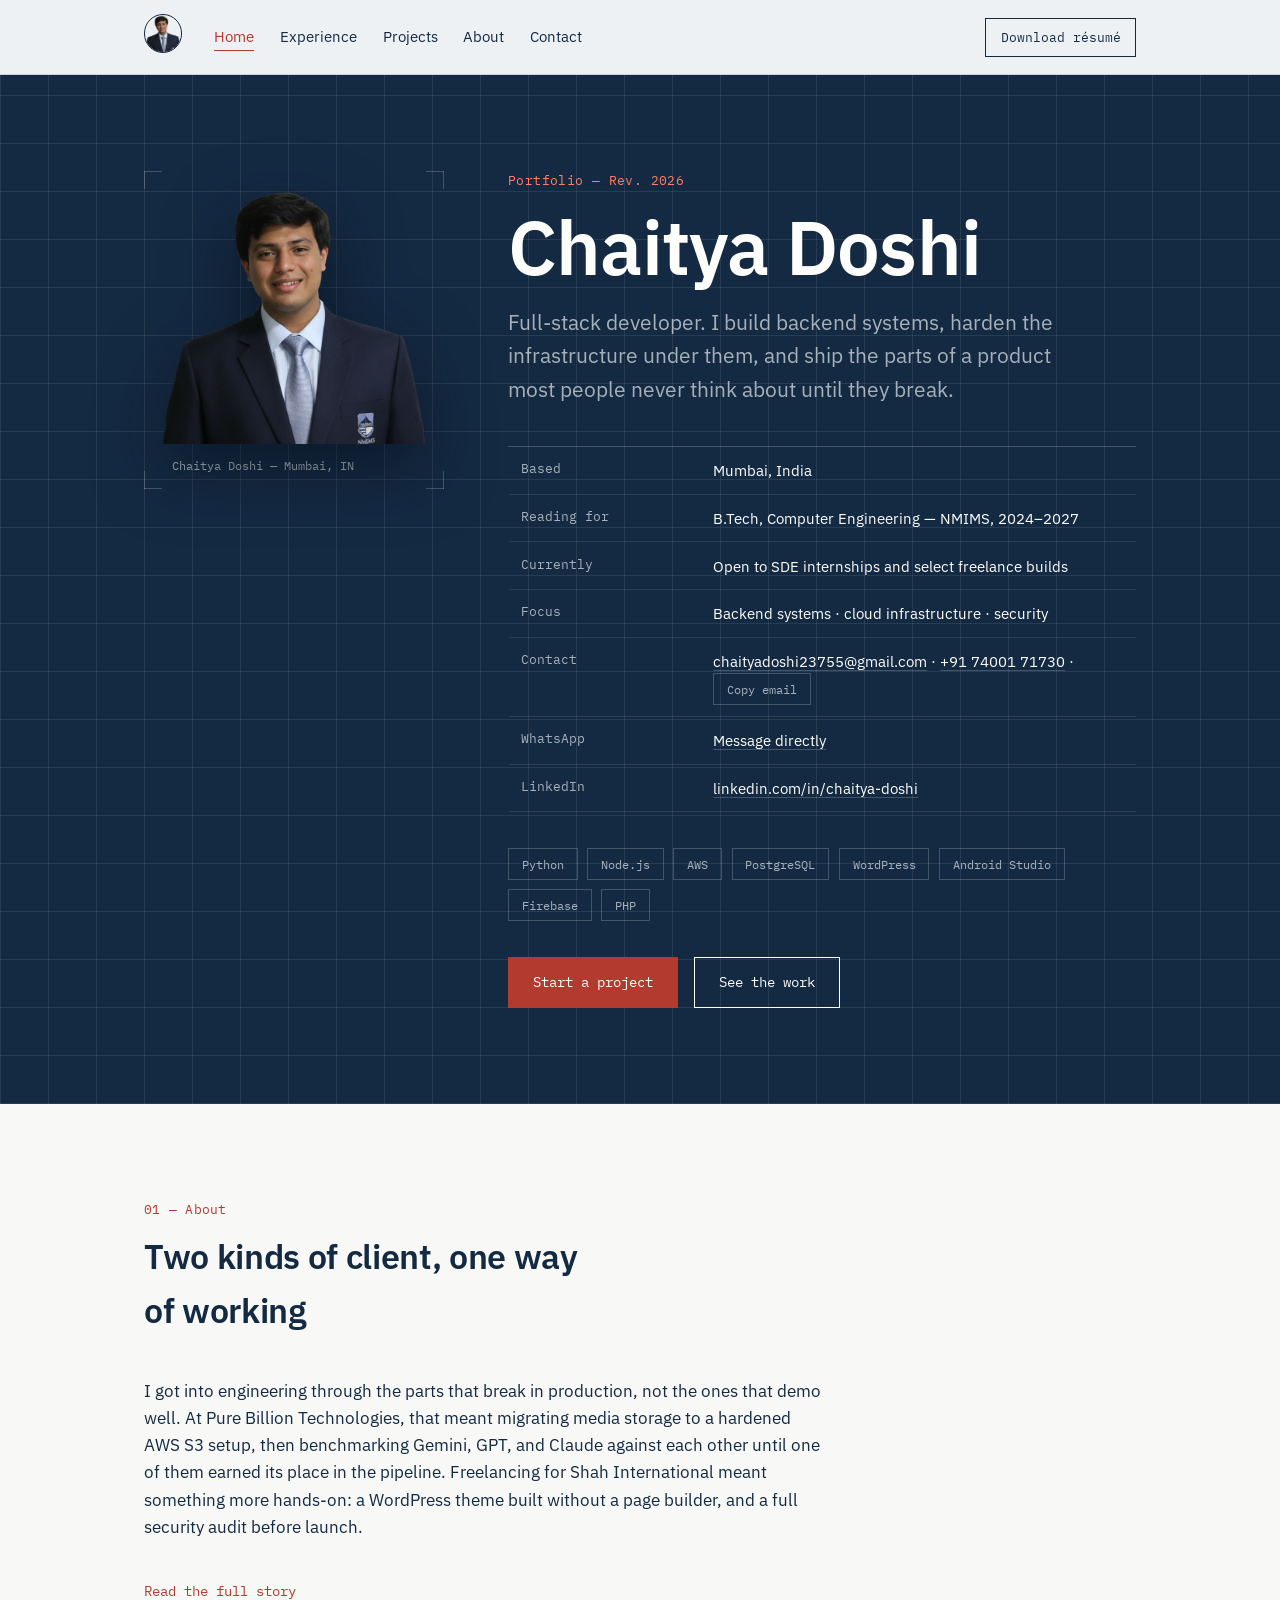
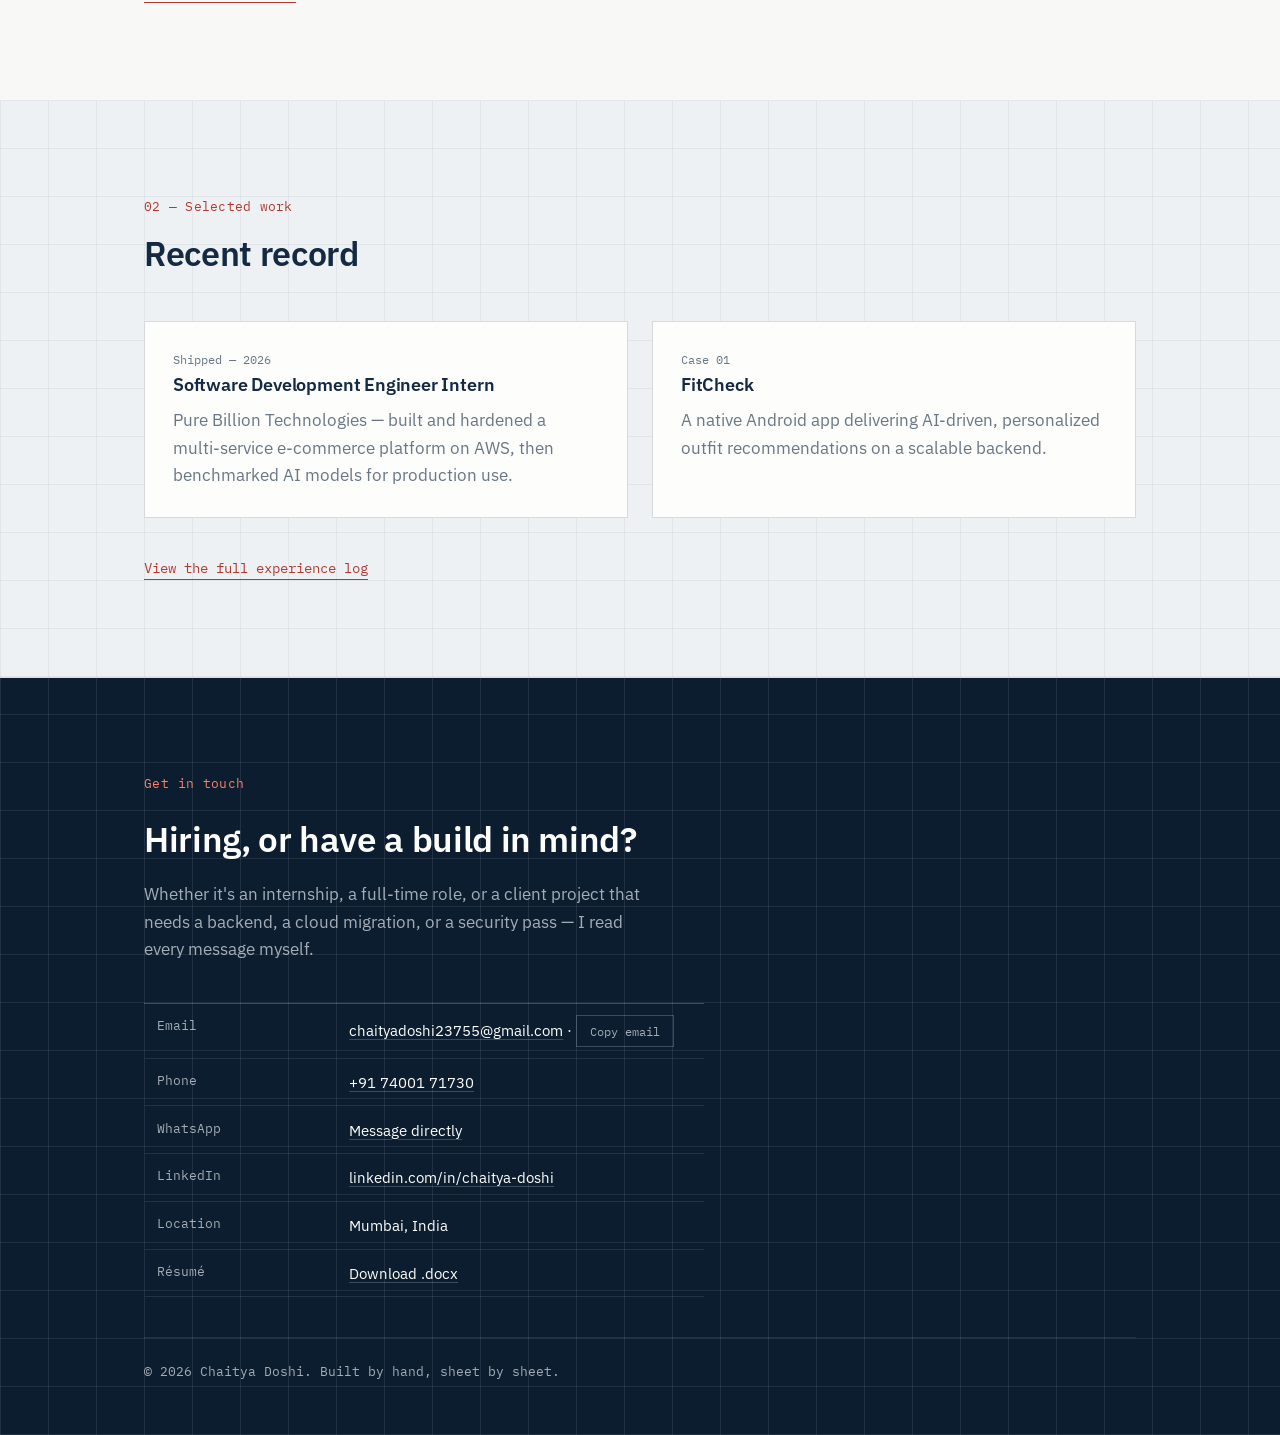
<file: index.html>
<!DOCTYPE html>
<html lang="en">
<head>
<meta charset="UTF-8">
<meta name="viewport" content="width=device-width, initial-scale=1.0">
<title>Chaitya Doshi — Full-Stack Developer</title>
<meta name="description" content="Chaitya Doshi builds backend systems, cloud infrastructure, and secure web platforms. B.Tech Computer Engineering, NMIMS Mumbai. Available for SDE internships and freelance builds.">
<link rel="icon" href="data:image/svg+xml,%3Csvg xmlns='http://www.w3.org/2000/svg' viewBox='0 0 100 100'%3E%3Ccircle cx='50' cy='50' r='46' fill='%23142A42'/%3E%3Ccircle cx='50' cy='50' r='46' fill='none' stroke='%23EEF1F4' stroke-width='3'/%3E%3Ctext x='50' y='64' font-family='Georgia,serif' font-size='42' fill='%23EEF1F4' text-anchor='middle'%3ECD%3C/text%3E%3C/svg%3E">
<link rel="preconnect" href="https://fonts.googleapis.com">
<link rel="preconnect" href="https://fonts.gstatic.com" crossorigin>
<link href="https://fonts.googleapis.com/css2?family=IBM+Plex+Mono:wght@400;500;600&amp;family=IBM+Plex+Sans:wght@400;500;600;700&amp;display=swap" rel="stylesheet">
<link rel="stylesheet" href="css/styles.css">
</head>
<body>

<a class="skip-link" href="#main">Skip to content</a>

<header class="nav" id="nav">
  <div class="nav__inner">
    <a class="nav__mark" href="index.html" aria-label="Chaitya Doshi, home">
      <span class="nav__mark-ring"><img src="assets/img/chaitya-cutout.webp" alt="" width="48" height="48" loading="lazy"></span>
    </a>
    <nav class="nav__links" aria-label="Primary">
      <a href="index.html" aria-current="page">Home</a>
      <a href="experience.html">Experience</a>
      <a href="projects.html">Projects</a>
      <a href="about.html">About</a>
      <a href="contact.html">Contact</a>
    </nav>
    <a class="nav__cta" href="assets/resume/Chaitya_Doshi_Resume.docx" download>Download résumé</a>
    <button class="nav__toggle" id="navToggle" aria-expanded="false" aria-controls="navPanel" aria-label="Open menu">
      <span></span><span></span><span></span>
    </button>
  </div>
</header>
<div class="nav__backdrop" id="navBackdrop"></div>
<div class="nav__panel" id="navPanel">
  <a href="index.html" aria-current="page">Home</a>
  <a href="experience.html">Experience</a>
  <a href="projects.html">Projects</a>
  <a href="about.html">About</a>
  <a href="contact.html">Contact</a>
  <a href="assets/resume/Chaitya_Doshi_Resume.docx" download>Download résumé</a>
</div>

<main id="main">

  <section class="hero" id="top">
    <div class="hero__grid" aria-hidden="true"></div>
    <div class="hero__glow" aria-hidden="true"></div>
    <div class="wrap hero__inner">
      <div class="hero__layout">
        <div class="hero__photo">
          <picture>
            <source srcset="assets/img/chaitya-cutout.webp" type="image/webp">
            <img src="assets/img/chaitya-cutout.png" alt="Chaitya Doshi" width="700" height="665" loading="eager">
          </picture>
          <p class="hero__photo-label">Chaitya Doshi — Mumbai, IN</p>
        </div>

        <div class="hero__content">
          <p class="hero__kicker">Portfolio — Rev. 2026</p>
          <h1 class="hero__name">Chaitya Doshi</h1>
          <p class="hero__role">Full-stack developer. I build backend systems, harden the infrastructure under them, and ship the parts of a product most people never think about until they break.</p>

          <dl class="titleblock">
            <div class="titleblock__row">
              <dt>Based</dt>
              <dd>Mumbai, India</dd>
            </div>
            <div class="titleblock__row">
              <dt>Reading for</dt>
              <dd>B.Tech, Computer Engineering — NMIMS, 2024–2027</dd>
            </div>
            <div class="titleblock__row">
              <dt>Currently</dt>
              <dd>Open to SDE internships and select freelance builds</dd>
            </div>
            <div class="titleblock__row">
              <dt>Focus</dt>
              <dd>Backend systems · cloud infrastructure · security</dd>
            </div>
            <div class="titleblock__row">
              <dt>Contact</dt>
              <dd><a href="mailto:chaityadoshi23755@gmail.com">chaityadoshi23755@gmail.com</a> · <a href="tel:+917400171730">+91 74001 71730</a> · <button type="button" class="chip" data-copy-email>Copy email</button></dd>
            </div>
            <div class="titleblock__row">
              <dt>WhatsApp</dt>
              <dd><a href="https://wa.me/917400171730" target="_blank" rel="noopener">Message directly</a></dd>
            </div>
            <div class="titleblock__row">
              <dt>LinkedIn</dt>
              <dd><a href="https://www.linkedin.com/in/chaitya-doshi-277522202/" target="_blank" rel="noopener">linkedin.com/in/chaitya-doshi</a></dd>
            </div>
          </dl>

          <div class="skills">
            <button type="button" class="chip" data-jump="experience.html#exp-1" data-jump-label="Software Development Engineer Intern — Pure Billion Technologies">Python</button>
            <button type="button" class="chip" data-jump="experience.html#exp-1" data-jump-label="Software Development Engineer Intern — Pure Billion Technologies">Node.js</button>
            <button type="button" class="chip" data-jump="experience.html#exp-1" data-jump-label="Software Development Engineer Intern — Pure Billion Technologies">AWS</button>
            <button type="button" class="chip" data-jump="experience.html#exp-1" data-jump-label="Software Development Engineer Intern — Pure Billion Technologies">PostgreSQL</button>
            <button type="button" class="chip" data-jump="experience.html#exp-2" data-jump-label="Freelance Full-Stack Developer — Shah International">WordPress</button>
            <button type="button" class="chip" data-jump="projects.html#proj-1" data-jump-label="FitCheck — AI-driven fashion recommendation app">Android Studio</button>
            <button type="button" class="chip" data-jump="projects.html#proj-1" data-jump-label="FitCheck — AI-driven fashion recommendation app">Firebase</button>
            <button type="button" class="chip" data-jump="projects.html#proj-2" data-jump-label="Digital Voting System — secure web application">PHP</button>
          </div>

          <div class="hero__actions">
            <a class="btn btn--stamp" href="contact.html#client-form">Start a project</a>
            <a class="btn btn--ghost" href="experience.html">See the work</a>
          </div>
        </div>
      </div>
    </div>
  </section>

  <section class="section section--about">
    <div class="wrap">
      <div class="section__head">
        <p class="field-label">01 — About</p>
        <h2>Two kinds of client, one way of working</h2>
      </div>
      <div class="about__body">
        <p>I got into engineering through the parts that break in production, not the ones that demo well. At Pure Billion Technologies, that meant migrating media storage to a hardened AWS S3 setup, then benchmarking Gemini, GPT, and Claude against each other until one of them earned its place in the pipeline. Freelancing for Shah International meant something more hands-on: a WordPress theme built without a page builder, and a full security audit before launch.</p>
      </div>
      <div class="section__foot">
        <a href="about.html">Read the full story</a>
      </div>
    </div>
  </section>

  <section class="section">
    <div class="wrap">
      <div class="section__head">
        <p class="field-label">02 — Selected work</p>
        <h2>Recent record</h2>
      </div>

      <div class="teaser-grid">
        <a class="teaser-card" href="experience.html">
          <p class="teaser-card__stamp">Shipped — 2026</p>
          <h3>Software Development Engineer Intern</h3>
          <p>Pure Billion Technologies — built and hardened a multi-service e-commerce platform on AWS, then benchmarked AI models for production use.</p>
        </a>
        <a class="teaser-card" href="projects.html">
          <p class="teaser-card__stamp">Case 01</p>
          <h3>FitCheck</h3>
          <p>A native Android app delivering AI-driven, personalized outfit recommendations on a scalable backend.</p>
        </a>
      </div>

      <div class="section__foot">
        <a href="experience.html">View the full experience log</a>
      </div>
    </div>
  </section>

</main>

<footer class="footer">
  <div class="hero__grid hero__grid--footer" aria-hidden="true"></div>
  <div class="wrap footer__inner">
    <div class="footer__lead">
      <p class="hero__kicker">Get in touch</p>
      <h2>Hiring, or have a build in mind?</h2>
      <p class="footer__copy">Whether it's an internship, a full-time role, or a client project that needs a backend, a cloud migration, or a security pass — I read every message myself.</p>
    </div>

    <dl class="titleblock titleblock--footer">
      <div class="titleblock__row">
        <dt>Email</dt>
        <dd><a href="mailto:chaityadoshi23755@gmail.com">chaityadoshi23755@gmail.com</a> · <button type="button" class="chip" data-copy-email>Copy email</button></dd>
      </div>
      <div class="titleblock__row">
        <dt>Phone</dt>
        <dd><a href="tel:+917400171730">+91 74001 71730</a></dd>
      </div>
      <div class="titleblock__row">
        <dt>WhatsApp</dt>
        <dd><a href="https://wa.me/917400171730" target="_blank" rel="noopener">Message directly</a></dd>
      </div>
      <div class="titleblock__row">
        <dt>LinkedIn</dt>
        <dd><a href="https://www.linkedin.com/in/chaitya-doshi-277522202/" target="_blank" rel="noopener">linkedin.com/in/chaitya-doshi</a></dd>
      </div>
      <div class="titleblock__row">
        <dt>Location</dt>
        <dd>Mumbai, India</dd>
      </div>
      <div class="titleblock__row">
        <dt>Résumé</dt>
        <dd><a href="assets/resume/Chaitya_Doshi_Resume.docx" download>Download .docx</a></dd>
      </div>
    </dl>

    <p class="footer__fine">© <span id="year">2026</span> Chaitya Doshi. Built by hand, sheet by sheet.</p>
  </div>
</footer>

<script src="js/script.js"></script>
</body>
</html>
</file>
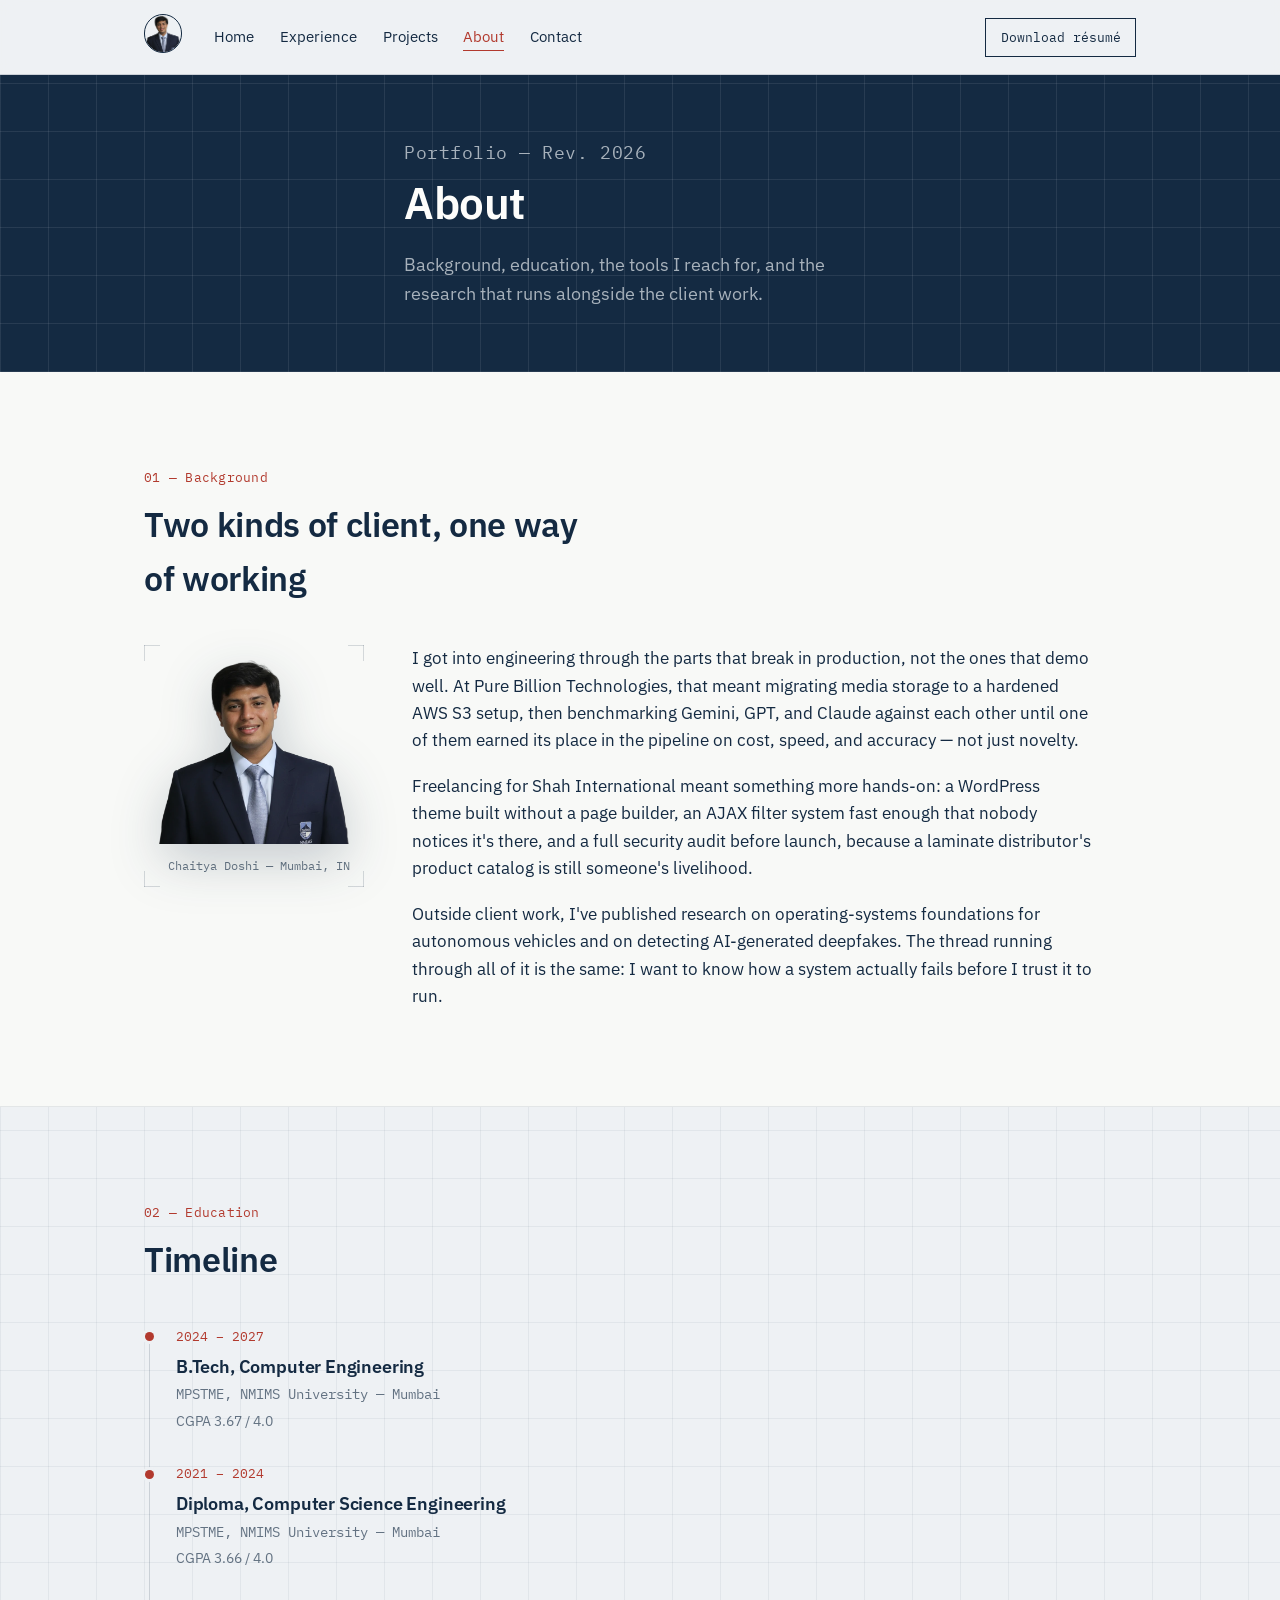
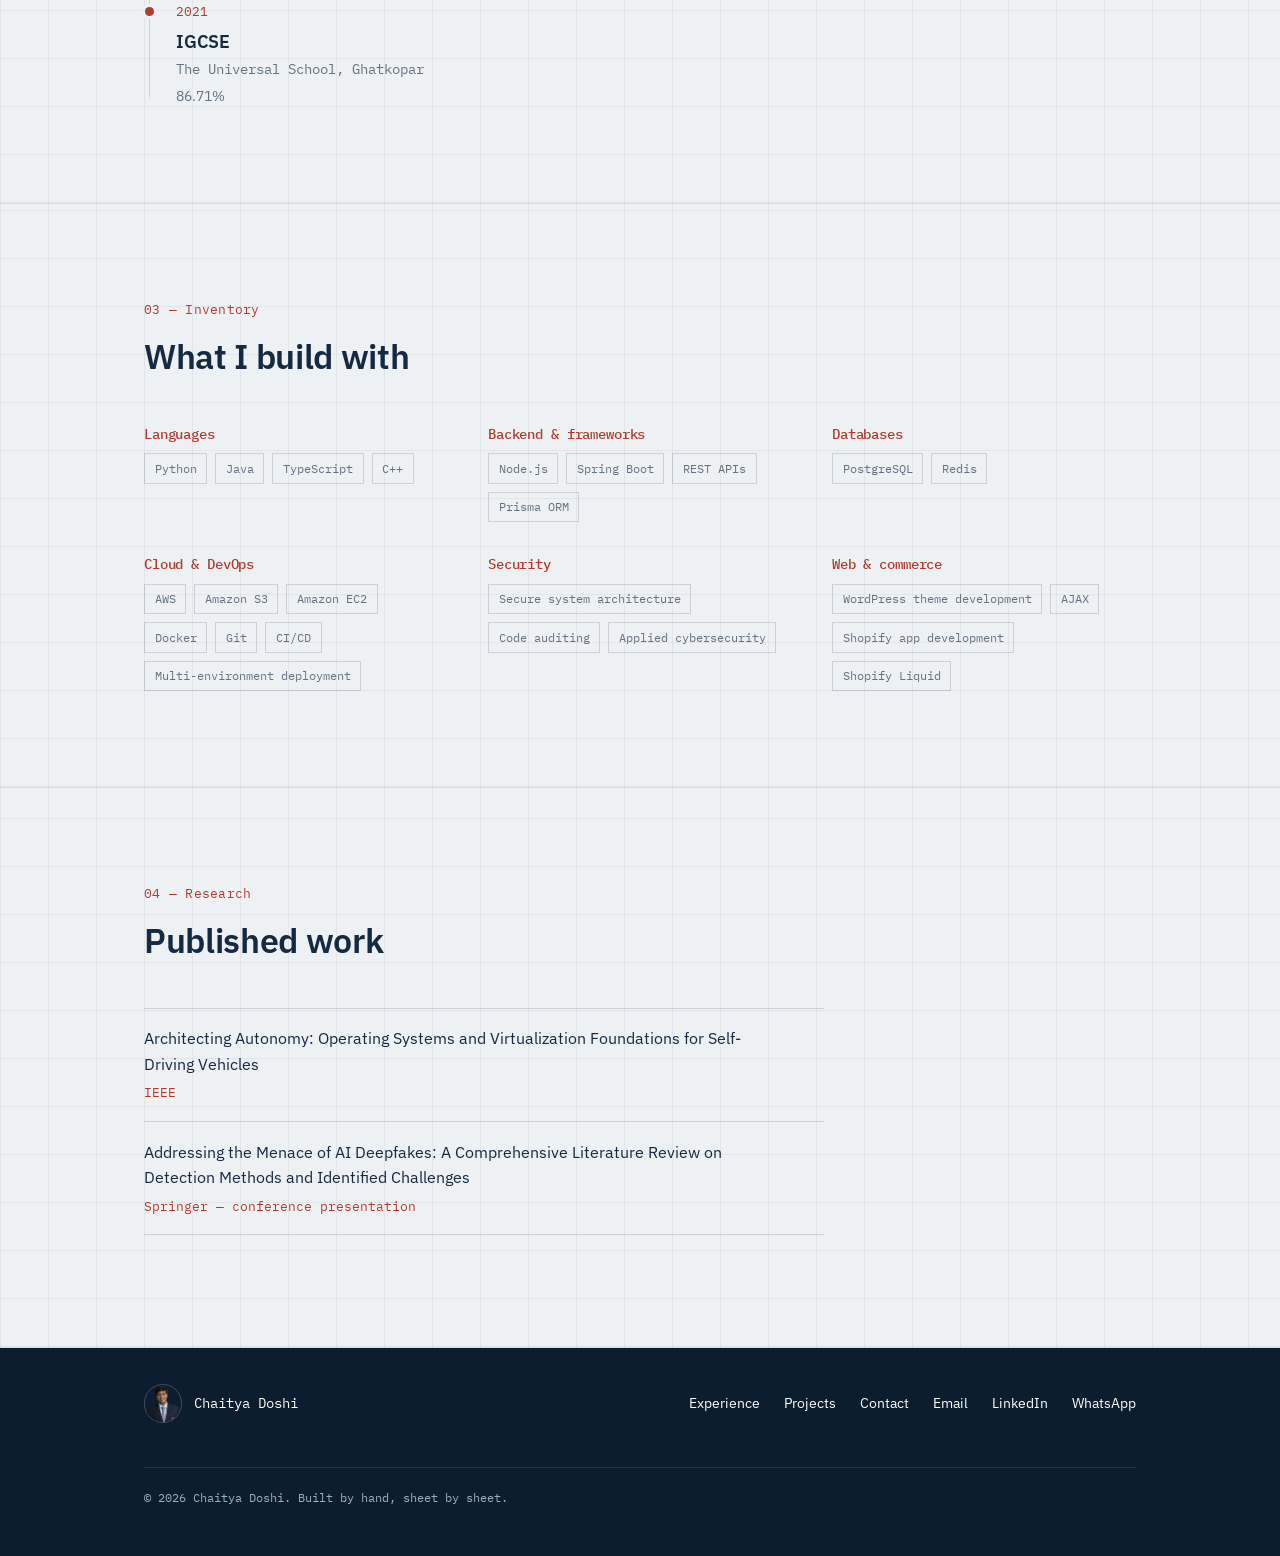
<file: about.html>
<!DOCTYPE html>
<html lang="en">
<head>
<meta charset="UTF-8">
<meta name="viewport" content="width=device-width, initial-scale=1.0">
<title>About — Chaitya Doshi</title>
<meta name="description" content="Chaitya Doshi's background, skills inventory, and published research on autonomous vehicle systems and AI deepfake detection.">
<link rel="icon" href="data:image/svg+xml,%3Csvg xmlns='http://www.w3.org/2000/svg' viewBox='0 0 100 100'%3E%3Ccircle cx='50' cy='50' r='46' fill='%23142A42'/%3E%3Ccircle cx='50' cy='50' r='46' fill='none' stroke='%23EEF1F4' stroke-width='3'/%3E%3Ctext x='50' y='64' font-family='Georgia,serif' font-size='42' fill='%23EEF1F4' text-anchor='middle'%3ECD%3C/text%3E%3C/svg%3E">
<link rel="preconnect" href="https://fonts.googleapis.com">
<link rel="preconnect" href="https://fonts.gstatic.com" crossorigin>
<link href="https://fonts.googleapis.com/css2?family=IBM+Plex+Mono:wght@400;500;600&amp;family=IBM+Plex+Sans:wght@400;500;600;700&amp;display=swap" rel="stylesheet">
<link rel="stylesheet" href="css/styles.css">
</head>
<body>

<a class="skip-link" href="#main">Skip to content</a>

<header class="nav" id="nav">
  <div class="nav__inner">
    <a class="nav__mark" href="index.html" aria-label="Chaitya Doshi, home">
      <span class="nav__mark-ring"><img src="assets/img/chaitya-cutout.webp" alt="" width="48" height="48" loading="lazy"></span>
    </a>
    <nav class="nav__links" aria-label="Primary">
      <a href="index.html">Home</a>
      <a href="experience.html">Experience</a>
      <a href="projects.html">Projects</a>
      <a href="about.html" aria-current="page">About</a>
      <a href="contact.html">Contact</a>
    </nav>
    <a class="nav__cta" href="assets/resume/Chaitya_Doshi_Resume.docx" download>Download résumé</a>
    <button class="nav__toggle" id="navToggle" aria-expanded="false" aria-controls="navPanel" aria-label="Open menu">
      <span></span><span></span><span></span>
    </button>
  </div>
</header>
<div class="nav__backdrop" id="navBackdrop"></div>
<div class="nav__panel" id="navPanel">
  <a href="index.html">Home</a>
  <a href="experience.html">Experience</a>
  <a href="projects.html">Projects</a>
  <a href="about.html" aria-current="page">About</a>
  <a href="contact.html">Contact</a>
  <a href="assets/resume/Chaitya_Doshi_Resume.docx" download>Download résumé</a>
</div>

<main id="main">

  <section class="pagehead">
    <div class="hero__grid" aria-hidden="true"></div>
    <div class="hero__glow" aria-hidden="true"></div>
    <div class="wrap pagehead__inner">
      <p class="hero__kicker">Portfolio — Rev. 2026</p>
      <h1>About</h1>
      <p>Background, education, the tools I reach for, and the research that runs alongside the client work.</p>
    </div>
  </section>

  <section class="section section--about">
    <div class="wrap">
      <div class="section__head">
        <p class="field-label">01 — Background</p>
        <h2>Two kinds of client, one way of working</h2>
      </div>
      <div class="bio-layout">
        <div class="bio-photo">
          <picture>
            <source srcset="assets/img/chaitya-cutout.webp" type="image/webp">
            <img src="assets/img/chaitya-cutout.png" alt="Chaitya Doshi" width="700" height="665" loading="lazy">
          </picture>
          <p class="bio-photo-label">Chaitya Doshi — Mumbai, IN</p>
        </div>
        <div class="about__body">
          <p>I got into engineering through the parts that break in production, not the ones that demo well. At Pure Billion Technologies, that meant migrating media storage to a hardened AWS S3 setup, then benchmarking Gemini, GPT, and Claude against each other until one of them earned its place in the pipeline on cost, speed, and accuracy — not just novelty.</p>
          <p>Freelancing for Shah International meant something more hands-on: a WordPress theme built without a page builder, an AJAX filter system fast enough that nobody notices it's there, and a full security audit before launch, because a laminate distributor's product catalog is still someone's livelihood.</p>
          <p>Outside client work, I've published research on operating-systems foundations for autonomous vehicles and on detecting AI-generated deepfakes. The thread running through all of it is the same: I want to know how a system actually fails before I trust it to run.</p>
        </div>
      </div>
    </div>
  </section>

  <section class="section">
    <div class="wrap">
      <div class="section__head">
        <p class="field-label">02 — Education</p>
        <h2>Timeline</h2>
      </div>
      <ol class="timeline">
        <li class="timeline__item">
          <p class="timeline__date">2024 – 2027</p>
          <h3 class="timeline__title">B.Tech, Computer Engineering</h3>
          <p class="timeline__org">MPSTME, NMIMS University — Mumbai</p>
          <p class="timeline__meta">CGPA 3.67 / 4.0</p>
        </li>
        <li class="timeline__item">
          <p class="timeline__date">2021 – 2024</p>
          <h3 class="timeline__title">Diploma, Computer Science Engineering</h3>
          <p class="timeline__org">MPSTME, NMIMS University — Mumbai</p>
          <p class="timeline__meta">CGPA 3.66 / 4.0</p>
        </li>
        <li class="timeline__item">
          <p class="timeline__date">2021</p>
          <h3 class="timeline__title">IGCSE</h3>
          <p class="timeline__org">The Universal School, Ghatkopar</p>
          <p class="timeline__meta">86.71%</p>
        </li>
      </ol>
    </div>
  </section>

  <section class="section section--skills">
    <div class="wrap">
      <div class="section__head">
        <p class="field-label">03 — Inventory</p>
        <h2>What I build with</h2>
      </div>
      <div class="inventory">
        <div class="inventory__group">
          <h3>Languages</h3>
          <div class="tags"><span>Python</span><span>Java</span><span>TypeScript</span><span>C++</span></div>
        </div>
        <div class="inventory__group">
          <h3>Backend &amp; frameworks</h3>
          <div class="tags"><span>Node.js</span><span>Spring Boot</span><span>REST APIs</span><span>Prisma ORM</span></div>
        </div>
        <div class="inventory__group">
          <h3>Databases</h3>
          <div class="tags"><span>PostgreSQL</span><span>Redis</span></div>
        </div>
        <div class="inventory__group">
          <h3>Cloud &amp; DevOps</h3>
          <div class="tags"><span>AWS</span><span>Amazon S3</span><span>Amazon EC2</span><span>Docker</span><span>Git</span><span>CI/CD</span><span>Multi-environment deployment</span></div>
        </div>
        <div class="inventory__group">
          <h3>Security</h3>
          <div class="tags"><span>Secure system architecture</span><span>Code auditing</span><span>Applied cybersecurity</span></div>
        </div>
        <div class="inventory__group">
          <h3>Web &amp; commerce</h3>
          <div class="tags"><span>WordPress theme development</span><span>AJAX</span><span>Shopify app development</span><span>Shopify Liquid</span></div>
        </div>
      </div>
    </div>
  </section>

  <section class="section section--pub">
    <div class="wrap">
      <div class="section__head">
        <p class="field-label">04 — Research</p>
        <h2>Published work</h2>
      </div>

      <ul class="citations">
        <li>
          <p class="citations__title">Architecting Autonomy: Operating Systems and Virtualization Foundations for Self-Driving Vehicles</p>
          <p class="citations__meta">IEEE</p>
        </li>
        <li>
          <p class="citations__title">Addressing the Menace of AI Deepfakes: A Comprehensive Literature Review on Detection Methods and Identified Challenges</p>
          <p class="citations__meta">Springer — conference presentation</p>
        </li>
      </ul>
    </div>
  </section>

</main>

<footer class="footer footer--simple">
  <div class="wrap footer__inner">
    <a class="footer--simple__mark" href="index.html">
      <span class="nav__mark-ring"><img src="assets/img/chaitya-cutout.webp" alt="" width="48" height="48" loading="lazy"></span>
      Chaitya Doshi
    </a>
    <nav class="footer--simple__links" aria-label="Footer">
      <a href="experience.html">Experience</a>
      <a href="projects.html">Projects</a>
      <a href="contact.html">Contact</a>
      <a href="mailto:chaityadoshi23755@gmail.com">Email</a>
      <a href="https://www.linkedin.com/in/chaitya-doshi-277522202/" target="_blank" rel="noopener">LinkedIn</a>
      <a href="https://wa.me/917400171730" target="_blank" rel="noopener">WhatsApp</a>
    </nav>
    <p class="footer--simple__fine">© <span id="year">2026</span> Chaitya Doshi. Built by hand, sheet by sheet.</p>
  </div>
</footer>

<script src="js/script.js"></script>
</body>
</html>
</file>
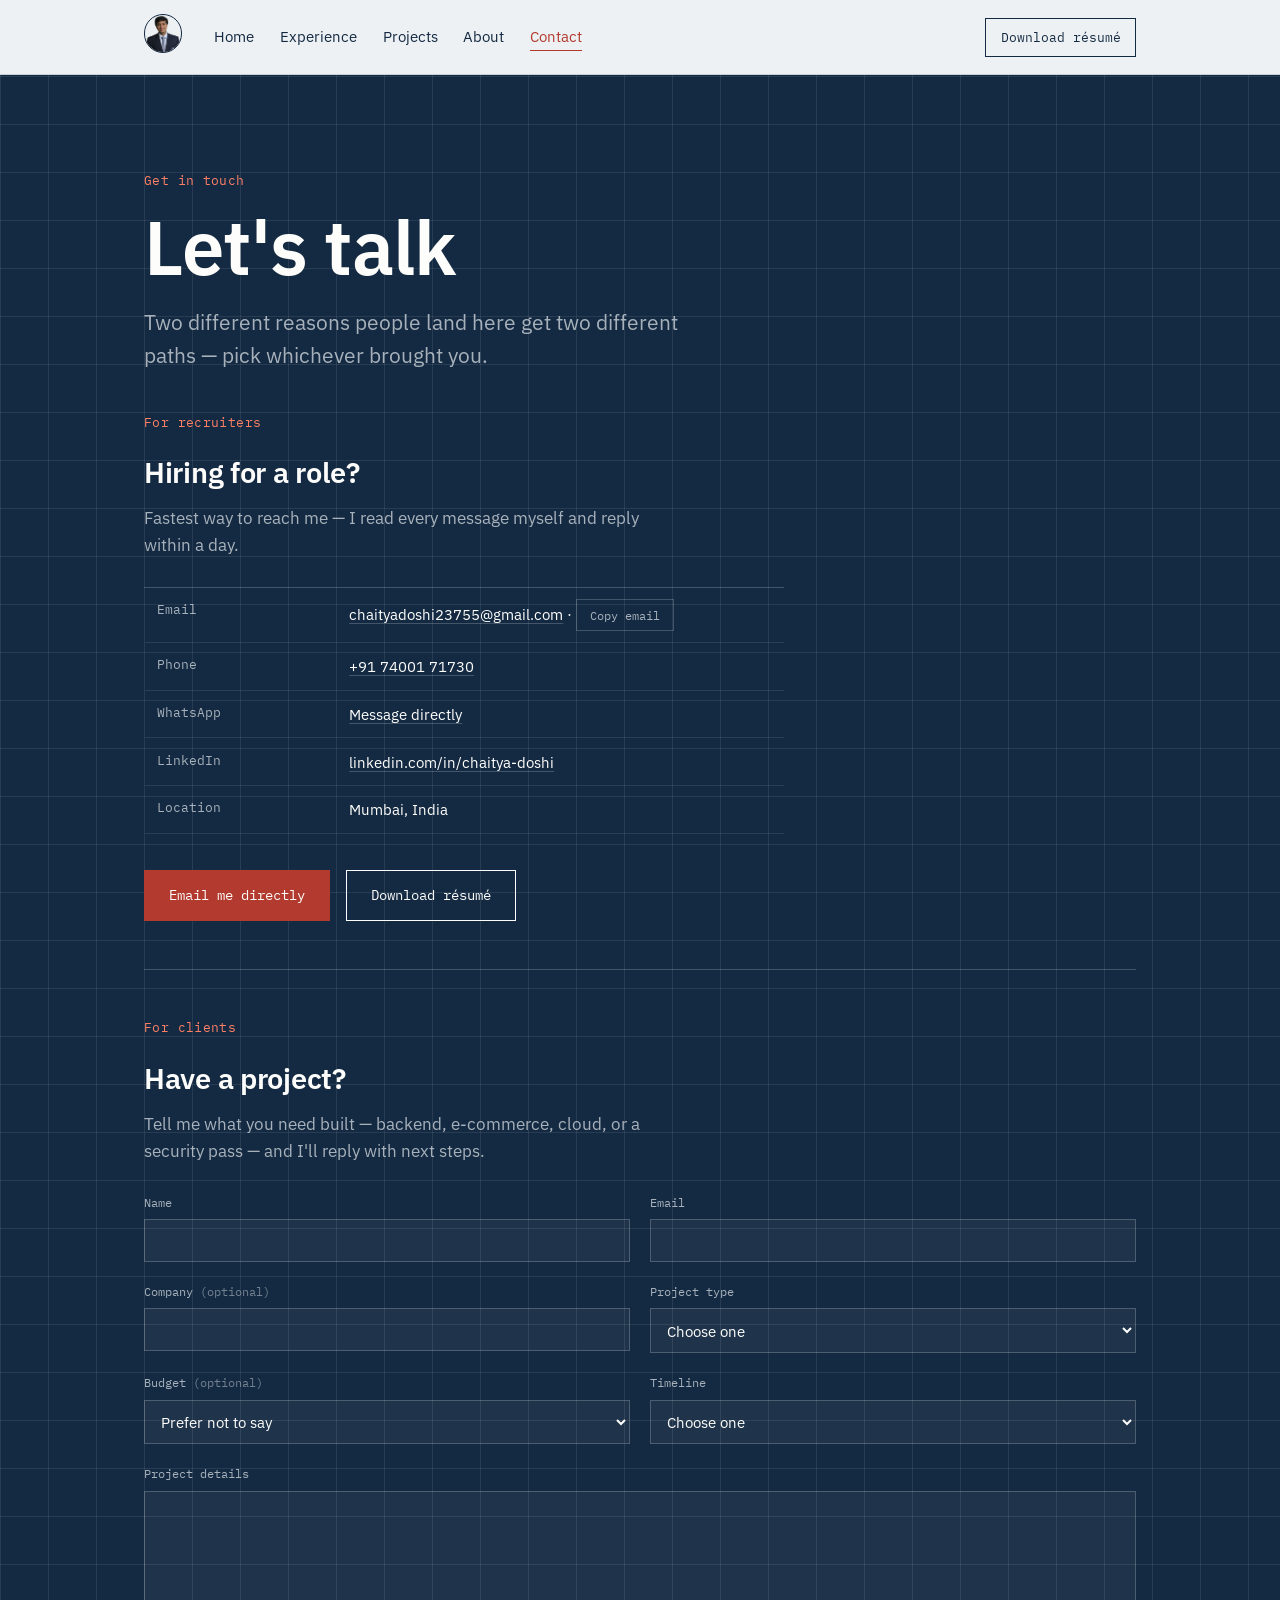
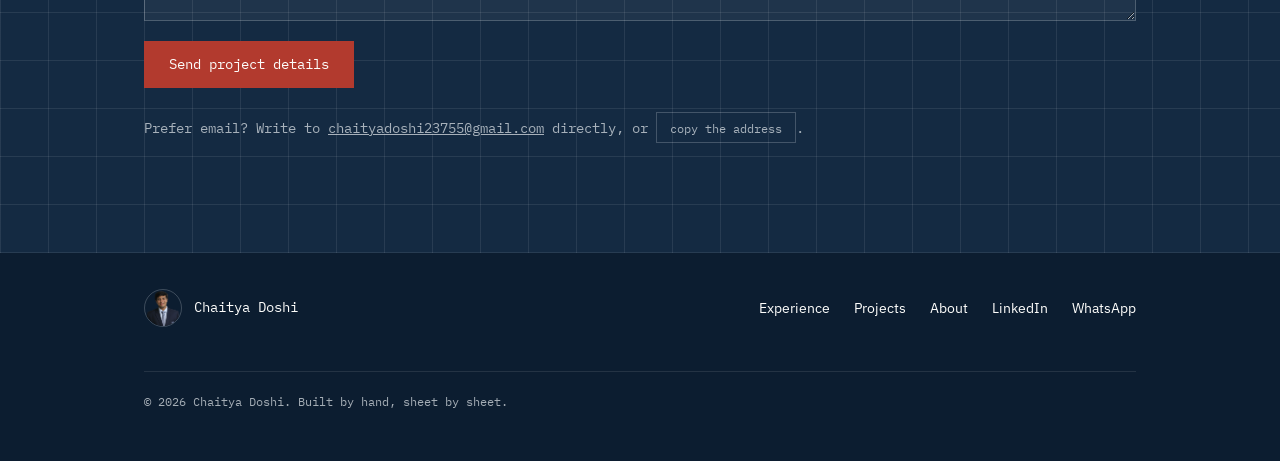
<file: contact.html>
<!DOCTYPE html>
<html lang="en">
<head>
<meta charset="UTF-8">
<meta name="viewport" content="width=device-width, initial-scale=1.0">
<title>Contact — Chaitya Doshi</title>
<meta name="description" content="Get in touch with Chaitya Doshi for SDE internships, full-time roles, or freelance backend, cloud, and security projects.">
<link rel="icon" href="data:image/svg+xml,%3Csvg xmlns='http://www.w3.org/2000/svg' viewBox='0 0 100 100'%3E%3Ccircle cx='50' cy='50' r='46' fill='%23142A42'/%3E%3Ccircle cx='50' cy='50' r='46' fill='none' stroke='%23EEF1F4' stroke-width='3'/%3E%3Ctext x='50' y='64' font-family='Georgia,serif' font-size='42' fill='%23EEF1F4' text-anchor='middle'%3ECD%3C/text%3E%3C/svg%3E">
<link rel="preconnect" href="https://fonts.googleapis.com">
<link rel="preconnect" href="https://fonts.gstatic.com" crossorigin>
<link href="https://fonts.googleapis.com/css2?family=IBM+Plex+Mono:wght@400;500;600&amp;family=IBM+Plex+Sans:wght@400;500;600;700&amp;display=swap" rel="stylesheet">
<link rel="stylesheet" href="css/styles.css">
</head>
<body>

<a class="skip-link" href="#main">Skip to content</a>

<header class="nav" id="nav">
  <div class="nav__inner">
    <a class="nav__mark" href="index.html" aria-label="Chaitya Doshi, home">
      <span class="nav__mark-ring"><img src="assets/img/chaitya-cutout.webp" alt="" width="48" height="48" loading="lazy"></span>
    </a>
    <nav class="nav__links" aria-label="Primary">
      <a href="index.html">Home</a>
      <a href="experience.html">Experience</a>
      <a href="projects.html">Projects</a>
      <a href="about.html">About</a>
      <a href="contact.html" aria-current="page">Contact</a>
    </nav>
    <a class="nav__cta" href="assets/resume/Chaitya_Doshi_Resume.docx" download>Download résumé</a>
    <button class="nav__toggle" id="navToggle" aria-expanded="false" aria-controls="navPanel" aria-label="Open menu">
      <span></span><span></span><span></span>
    </button>
  </div>
</header>
<div class="nav__backdrop" id="navBackdrop"></div>
<div class="nav__panel" id="navPanel">
  <a href="index.html">Home</a>
  <a href="experience.html">Experience</a>
  <a href="projects.html">Projects</a>
  <a href="about.html">About</a>
  <a href="contact.html" aria-current="page">Contact</a>
  <a href="assets/resume/Chaitya_Doshi_Resume.docx" download>Download résumé</a>
</div>

<main id="main">

  <section class="hero">
    <div class="hero__grid" aria-hidden="true"></div>
    <div class="hero__glow" aria-hidden="true"></div>
    <div class="wrap hero__inner">
      <p class="hero__kicker">Get in touch</p>
      <h1 class="hero__name">Let's talk</h1>
      <p class="hero__role">Two different reasons people land here get two different paths — pick whichever brought you.</p>

      <div class="lane" id="hire-me">
        <p class="hero__kicker">For recruiters</p>
        <h2>Hiring for a role?</h2>
        <p class="lane__sub">Fastest way to reach me — I read every message myself and reply within a day.</p>

        <dl class="titleblock">
          <div class="titleblock__row">
            <dt>Email</dt>
            <dd><a href="mailto:chaityadoshi23755@gmail.com">chaityadoshi23755@gmail.com</a> · <button type="button" class="chip" data-copy-email>Copy email</button></dd>
          </div>
          <div class="titleblock__row">
            <dt>Phone</dt>
            <dd><a href="tel:+917400171730">+91 74001 71730</a></dd>
          </div>
          <div class="titleblock__row">
            <dt>WhatsApp</dt>
            <dd><a href="https://wa.me/917400171730" target="_blank" rel="noopener">Message directly</a></dd>
          </div>
          <div class="titleblock__row">
            <dt>LinkedIn</dt>
            <dd><a href="https://www.linkedin.com/in/chaitya-doshi-277522202/" target="_blank" rel="noopener">linkedin.com/in/chaitya-doshi</a></dd>
          </div>
          <div class="titleblock__row">
            <dt>Location</dt>
            <dd>Mumbai, India</dd>
          </div>
        </dl>

        <div class="hero__actions">
          <a class="btn btn--stamp" href="mailto:chaityadoshi23755@gmail.com">Email me directly</a>
          <a class="btn btn--ghost" href="assets/resume/Chaitya_Doshi_Resume.docx" download>Download résumé</a>
        </div>
      </div>

      <div class="lane" id="client-form">
        <p class="hero__kicker">For clients</p>
        <h2>Have a project?</h2>
        <p class="lane__sub">Tell me what you need built — backend, e-commerce, cloud, or a security pass — and I'll reply with next steps.</p>

        <form id="client-form-el" action="https://api.web3forms.com/submit" method="POST">
          <!-- Get a free access key at web3forms.com and paste it below — the form won't deliver anywhere until this is a real key. -->
          <input type="hidden" name="access_key" value="YOUR_WEB3FORMS_ACCESS_KEY">
          <input type="hidden" name="subject" value="New project inquiry — chaityadoshi.dev">
          <input type="checkbox" name="botcheck" class="form-field--honeypot" tabindex="-1" autocomplete="off" aria-hidden="true">

          <div class="form-row">
            <div class="form-field">
              <label for="cf-name">Name</label>
              <input type="text" id="cf-name" name="name" required>
            </div>
            <div class="form-field">
              <label for="cf-email">Email</label>
              <input type="email" id="cf-email" name="email" required>
            </div>
          </div>

          <div class="form-row">
            <div class="form-field">
              <label for="cf-company">Company <span class="optional">(optional)</span></label>
              <input type="text" id="cf-company" name="company">
            </div>
            <div class="form-field">
              <label for="cf-type">Project type</label>
              <select id="cf-type" name="project_type" required>
                <option value="">Choose one</option>
                <option>E-commerce &amp; web platforms</option>
                <option>Backend &amp; cloud infrastructure</option>
                <option>Security audit or code review</option>
                <option>Something else</option>
              </select>
            </div>
          </div>

          <div class="form-row">
            <div class="form-field">
              <label for="cf-budget">Budget <span class="optional">(optional)</span></label>
              <select id="cf-budget" name="budget">
                <option value="">Prefer not to say</option>
                <option>Under $500</option>
                <option>$500–2,000</option>
                <option>$2,000–5,000</option>
                <option>Let's discuss</option>
              </select>
            </div>
            <div class="form-field">
              <label for="cf-timeline">Timeline</label>
              <select id="cf-timeline" name="timeline" required>
                <option value="">Choose one</option>
                <option>As soon as possible</option>
                <option>Within a month</option>
                <option>Flexible</option>
              </select>
            </div>
          </div>

          <div class="form-field">
            <label for="cf-details">Project details</label>
            <textarea id="cf-details" name="message" required></textarea>
          </div>

          <div class="form-submit-row">
            <button type="submit" class="btn btn--stamp">Send project details</button>
            <p class="form-status" id="formStatus"></p>
          </div>
        </form>

        <p class="lane__fallback">Prefer email? Write to <a href="mailto:chaityadoshi23755@gmail.com">chaityadoshi23755@gmail.com</a> directly, or <button type="button" class="chip" data-copy-email>copy the address</button>.</p>
      </div>
    </div>
  </section>

</main>

<footer class="footer footer--simple">
  <div class="wrap footer__inner">
    <a class="footer--simple__mark" href="index.html">
      <span class="nav__mark-ring"><img src="assets/img/chaitya-cutout.webp" alt="" width="48" height="48" loading="lazy"></span>
      Chaitya Doshi
    </a>
    <nav class="footer--simple__links" aria-label="Footer">
      <a href="experience.html">Experience</a>
      <a href="projects.html">Projects</a>
      <a href="about.html">About</a>
      <a href="https://www.linkedin.com/in/chaitya-doshi-277522202/" target="_blank" rel="noopener">LinkedIn</a>
      <a href="https://wa.me/917400171730" target="_blank" rel="noopener">WhatsApp</a>
    </nav>
    <p class="footer--simple__fine">© <span id="year">2026</span> Chaitya Doshi. Built by hand, sheet by sheet.</p>
  </div>
</footer>

<script src="js/script.js"></script>
</body>
</html>
</file>
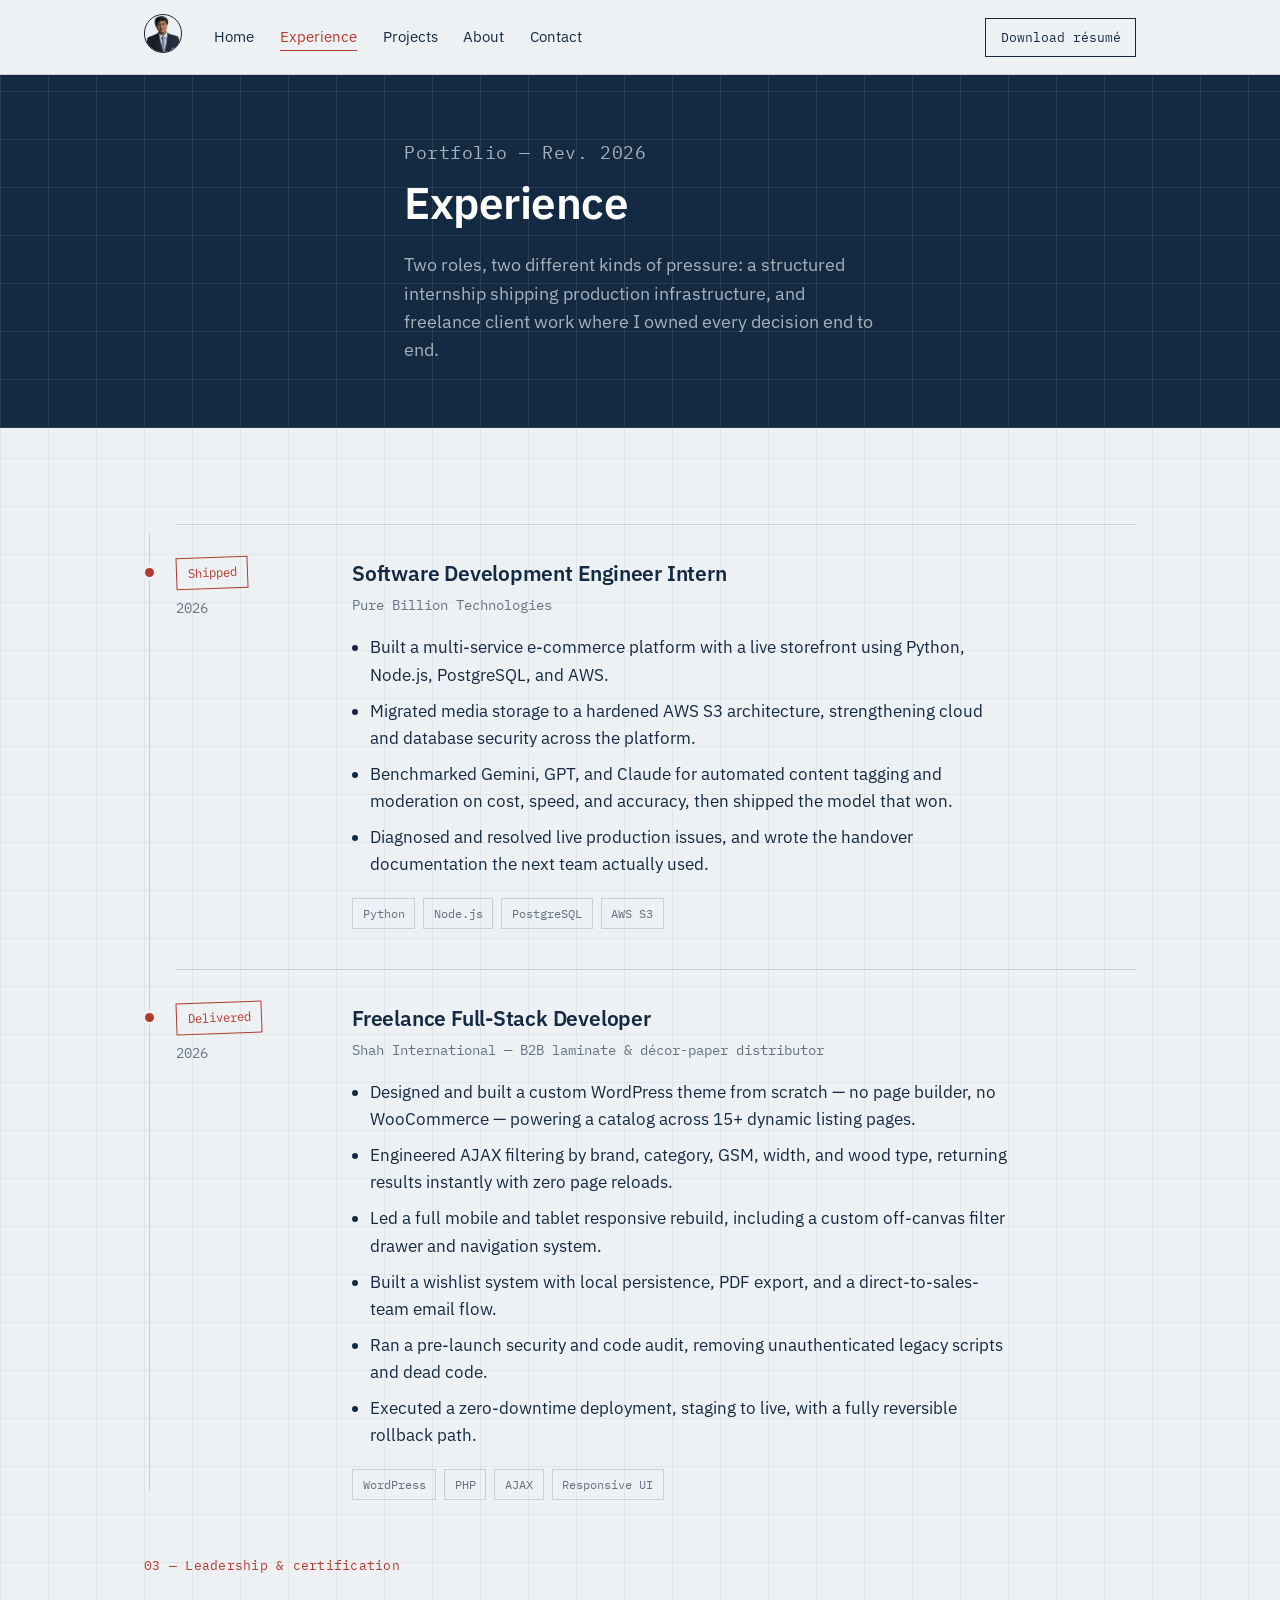
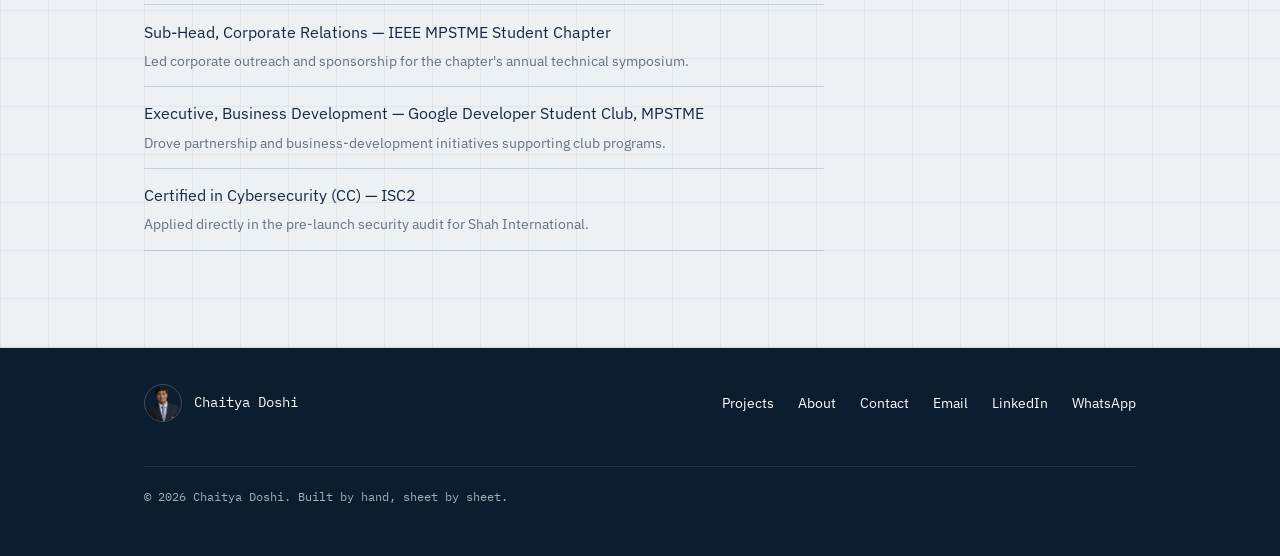
<file: experience.html>
<!DOCTYPE html>
<html lang="en">
<head>
<meta charset="UTF-8">
<meta name="viewport" content="width=device-width, initial-scale=1.0">
<title>Experience — Chaitya Doshi</title>
<meta name="description" content="Software development and freelance full-stack experience: AWS infrastructure, e-commerce platforms, and secure WordPress builds.">
<link rel="icon" href="data:image/svg+xml,%3Csvg xmlns='http://www.w3.org/2000/svg' viewBox='0 0 100 100'%3E%3Ccircle cx='50' cy='50' r='46' fill='%23142A42'/%3E%3Ccircle cx='50' cy='50' r='46' fill='none' stroke='%23EEF1F4' stroke-width='3'/%3E%3Ctext x='50' y='64' font-family='Georgia,serif' font-size='42' fill='%23EEF1F4' text-anchor='middle'%3ECD%3C/text%3E%3C/svg%3E">
<link rel="preconnect" href="https://fonts.googleapis.com">
<link rel="preconnect" href="https://fonts.gstatic.com" crossorigin>
<link href="https://fonts.googleapis.com/css2?family=IBM+Plex+Mono:wght@400;500;600&amp;family=IBM+Plex+Sans:wght@400;500;600;700&amp;display=swap" rel="stylesheet">
<link rel="stylesheet" href="css/styles.css">
</head>
<body>

<a class="skip-link" href="#main">Skip to content</a>

<header class="nav" id="nav">
  <div class="nav__inner">
    <a class="nav__mark" href="index.html" aria-label="Chaitya Doshi, home">
      <span class="nav__mark-ring"><img src="assets/img/chaitya-cutout.webp" alt="" width="48" height="48" loading="lazy"></span>
    </a>
    <nav class="nav__links" aria-label="Primary">
      <a href="index.html">Home</a>
      <a href="experience.html" aria-current="page">Experience</a>
      <a href="projects.html">Projects</a>
      <a href="about.html">About</a>
      <a href="contact.html">Contact</a>
    </nav>
    <a class="nav__cta" href="assets/resume/Chaitya_Doshi_Resume.docx" download>Download résumé</a>
    <button class="nav__toggle" id="navToggle" aria-expanded="false" aria-controls="navPanel" aria-label="Open menu">
      <span></span><span></span><span></span>
    </button>
  </div>
</header>
<div class="nav__backdrop" id="navBackdrop"></div>
<div class="nav__panel" id="navPanel">
  <a href="index.html">Home</a>
  <a href="experience.html" aria-current="page">Experience</a>
  <a href="projects.html">Projects</a>
  <a href="about.html">About</a>
  <a href="contact.html">Contact</a>
  <a href="assets/resume/Chaitya_Doshi_Resume.docx" download>Download résumé</a>
</div>

<main id="main">

  <section class="pagehead">
    <div class="hero__grid" aria-hidden="true"></div>
    <div class="hero__glow" aria-hidden="true"></div>
    <div class="wrap pagehead__inner">
      <p class="hero__kicker">Portfolio — Rev. 2026</p>
      <h1>Experience</h1>
      <p>Two roles, two different kinds of pressure: a structured internship shipping production infrastructure, and freelance client work where I owned every decision end to end.</p>
    </div>
  </section>

  <section class="section">
    <div class="wrap">
      <div class="log">
        <article class="log__entry" id="exp-1">
          <div class="log__meta">
            <span class="stamp stamp--shipped">Shipped</span>
            <span class="log__date">2026</span>
          </div>
          <div class="log__body">
            <h3>Software Development Engineer Intern</h3>
            <p class="log__org">Pure Billion Technologies</p>
            <ul class="log__points">
              <li>Built a multi-service e-commerce platform with a live storefront using Python, Node.js, PostgreSQL, and AWS.</li>
              <li>Migrated media storage to a hardened AWS S3 architecture, strengthening cloud and database security across the platform.</li>
              <li>Benchmarked Gemini, GPT, and Claude for automated content tagging and moderation on cost, speed, and accuracy, then shipped the model that won.</li>
              <li>Diagnosed and resolved live production issues, and wrote the handover documentation the next team actually used.</li>
            </ul>
            <div class="tags">
              <span>Python</span><span>Node.js</span><span>PostgreSQL</span><span>AWS S3</span>
            </div>
          </div>
        </article>

        <article class="log__entry" id="exp-2">
          <div class="log__meta">
            <span class="stamp stamp--delivered">Delivered</span>
            <span class="log__date">2026</span>
          </div>
          <div class="log__body">
            <h3>Freelance Full-Stack Developer</h3>
            <p class="log__org">Shah International — B2B laminate &amp; décor-paper distributor</p>
            <ul class="log__points">
              <li>Designed and built a custom WordPress theme from scratch — no page builder, no WooCommerce — powering a catalog across 15+ dynamic listing pages.</li>
              <li>Engineered AJAX filtering by brand, category, GSM, width, and wood type, returning results instantly with zero page reloads.</li>
              <li>Led a full mobile and tablet responsive rebuild, including a custom off-canvas filter drawer and navigation system.</li>
              <li>Built a wishlist system with local persistence, PDF export, and a direct-to-sales-team email flow.</li>
              <li>Ran a pre-launch security and code audit, removing unauthenticated legacy scripts and dead code.</li>
              <li>Executed a zero-downtime deployment, staging to live, with a fully reversible rollback path.</li>
            </ul>
            <div class="tags">
              <span>WordPress</span><span>PHP</span><span>AJAX</span><span>Responsive UI</span>
            </div>
          </div>
        </article>
      </div>

      <div class="section__head section__head--tight">
        <p class="field-label">03 — Leadership &amp; certification</p>
      </div>
      <ul class="roles">
        <li>
          <p class="roles__title">Sub-Head, Corporate Relations — IEEE MPSTME Student Chapter</p>
          <p class="roles__meta">Led corporate outreach and sponsorship for the chapter's annual technical symposium.</p>
        </li>
        <li>
          <p class="roles__title">Executive, Business Development — Google Developer Student Club, MPSTME</p>
          <p class="roles__meta">Drove partnership and business-development initiatives supporting club programs.</p>
        </li>
        <li>
          <p class="roles__title">Certified in Cybersecurity (CC) — ISC2</p>
          <p class="roles__meta">Applied directly in the pre-launch security audit for Shah International.</p>
        </li>
      </ul>
    </div>
  </section>

</main>

<footer class="footer footer--simple">
  <div class="wrap footer__inner">
    <a class="footer--simple__mark" href="index.html">
      <span class="nav__mark-ring"><img src="assets/img/chaitya-cutout.webp" alt="" width="48" height="48" loading="lazy"></span>
      Chaitya Doshi
    </a>
    <nav class="footer--simple__links" aria-label="Footer">
      <a href="projects.html">Projects</a>
      <a href="about.html">About</a>
      <a href="contact.html">Contact</a>
      <a href="mailto:chaityadoshi23755@gmail.com">Email</a>
      <a href="https://www.linkedin.com/in/chaitya-doshi-277522202/" target="_blank" rel="noopener">LinkedIn</a>
      <a href="https://wa.me/917400171730" target="_blank" rel="noopener">WhatsApp</a>
    </nav>
    <p class="footer--simple__fine">© <span id="year">2026</span> Chaitya Doshi. Built by hand, sheet by sheet.</p>
  </div>
</footer>

<script src="js/script.js"></script>
</body>
</html>
</file>
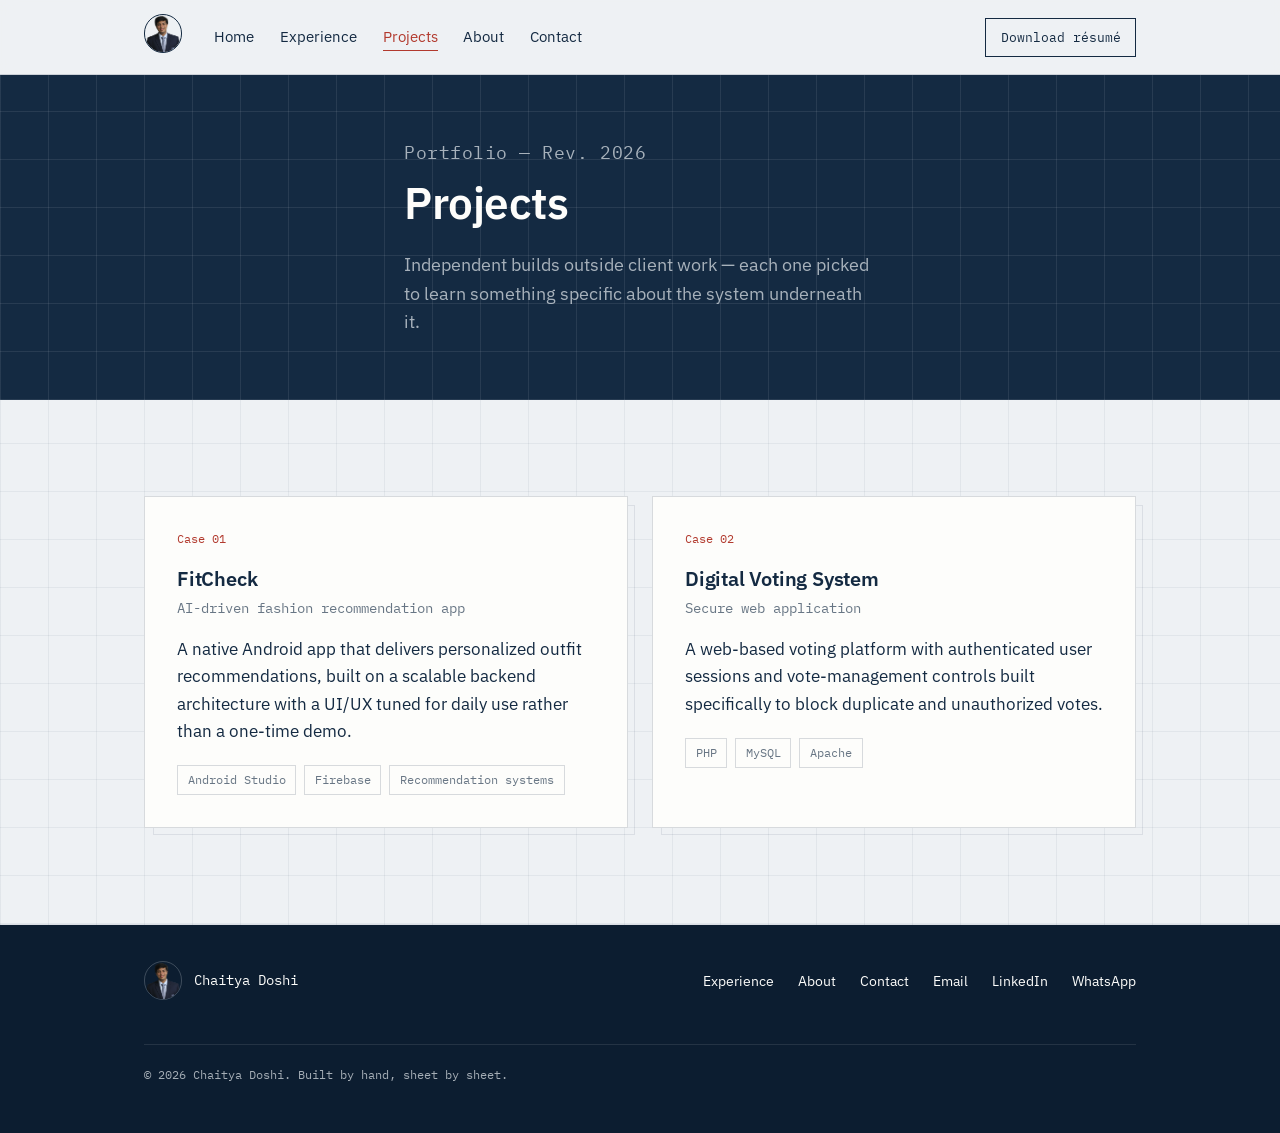
<file: projects.html>
<!DOCTYPE html>
<html lang="en">
<head>
<meta charset="UTF-8">
<meta name="viewport" content="width=device-width, initial-scale=1.0">
<title>Projects — Chaitya Doshi</title>
<meta name="description" content="Case files: FitCheck, an AI-driven fashion recommendation app, and a secure digital voting system.">
<link rel="icon" href="data:image/svg+xml,%3Csvg xmlns='http://www.w3.org/2000/svg' viewBox='0 0 100 100'%3E%3Ccircle cx='50' cy='50' r='46' fill='%23142A42'/%3E%3Ccircle cx='50' cy='50' r='46' fill='none' stroke='%23EEF1F4' stroke-width='3'/%3E%3Ctext x='50' y='64' font-family='Georgia,serif' font-size='42' fill='%23EEF1F4' text-anchor='middle'%3ECD%3C/text%3E%3C/svg%3E">
<link rel="preconnect" href="https://fonts.googleapis.com">
<link rel="preconnect" href="https://fonts.gstatic.com" crossorigin>
<link href="https://fonts.googleapis.com/css2?family=IBM+Plex+Mono:wght@400;500;600&amp;family=IBM+Plex+Sans:wght@400;500;600;700&amp;display=swap" rel="stylesheet">
<link rel="stylesheet" href="css/styles.css">
</head>
<body>

<a class="skip-link" href="#main">Skip to content</a>

<header class="nav" id="nav">
  <div class="nav__inner">
    <a class="nav__mark" href="index.html" aria-label="Chaitya Doshi, home">
      <span class="nav__mark-ring"><img src="assets/img/chaitya-cutout.webp" alt="" width="48" height="48" loading="lazy"></span>
    </a>
    <nav class="nav__links" aria-label="Primary">
      <a href="index.html">Home</a>
      <a href="experience.html">Experience</a>
      <a href="projects.html" aria-current="page">Projects</a>
      <a href="about.html">About</a>
      <a href="contact.html">Contact</a>
    </nav>
    <a class="nav__cta" href="assets/resume/Chaitya_Doshi_Resume.docx" download>Download résumé</a>
    <button class="nav__toggle" id="navToggle" aria-expanded="false" aria-controls="navPanel" aria-label="Open menu">
      <span></span><span></span><span></span>
    </button>
  </div>
</header>
<div class="nav__backdrop" id="navBackdrop"></div>
<div class="nav__panel" id="navPanel">
  <a href="index.html">Home</a>
  <a href="experience.html">Experience</a>
  <a href="projects.html" aria-current="page">Projects</a>
  <a href="about.html">About</a>
  <a href="contact.html">Contact</a>
  <a href="assets/resume/Chaitya_Doshi_Resume.docx" download>Download résumé</a>
</div>

<main id="main">

  <section class="pagehead">
    <div class="hero__grid" aria-hidden="true"></div>
    <div class="hero__glow" aria-hidden="true"></div>
    <div class="wrap pagehead__inner">
      <p class="hero__kicker">Portfolio — Rev. 2026</p>
      <h1>Projects</h1>
      <p>Independent builds outside client work — each one picked to learn something specific about the system underneath it.</p>
    </div>
  </section>

  <section class="section section--projects">
    <div class="wrap">
      <div class="cases">
        <article class="case" id="proj-1">
          <div class="case__stamp">Case 01</div>
          <h3>FitCheck</h3>
          <p class="case__sub">AI-driven fashion recommendation app</p>
          <p>A native Android app that delivers personalized outfit recommendations, built on a scalable backend architecture with a UI/UX tuned for daily use rather than a one-time demo.</p>
          <div class="tags">
            <span>Android Studio</span><span>Firebase</span><span>Recommendation systems</span>
          </div>
        </article>

        <article class="case" id="proj-2">
          <div class="case__stamp">Case 02</div>
          <h3>Digital Voting System</h3>
          <p class="case__sub">Secure web application</p>
          <p>A web-based voting platform with authenticated user sessions and vote-management controls built specifically to block duplicate and unauthorized votes.</p>
          <div class="tags">
            <span>PHP</span><span>MySQL</span><span>Apache</span>
          </div>
        </article>
      </div>
    </div>
  </section>

</main>

<footer class="footer footer--simple">
  <div class="wrap footer__inner">
    <a class="footer--simple__mark" href="index.html">
      <span class="nav__mark-ring"><img src="assets/img/chaitya-cutout.webp" alt="" width="48" height="48" loading="lazy"></span>
      Chaitya Doshi
    </a>
    <nav class="footer--simple__links" aria-label="Footer">
      <a href="experience.html">Experience</a>
      <a href="about.html">About</a>
      <a href="contact.html">Contact</a>
      <a href="mailto:chaityadoshi23755@gmail.com">Email</a>
      <a href="https://www.linkedin.com/in/chaitya-doshi-277522202/" target="_blank" rel="noopener">LinkedIn</a>
      <a href="https://wa.me/917400171730" target="_blank" rel="noopener">WhatsApp</a>
    </nav>
    <p class="footer--simple__fine">© <span id="year">2026</span> Chaitya Doshi. Built by hand, sheet by sheet.</p>
  </div>
</footer>

<script src="js/script.js"></script>
</body>
</html>
</file>
<file: css/styles.css>
/* ==========================================================================
   Tokens
   ========================================================================== */
:root {
  --ink: #142a42;
  --ink-deep: #0c1d30;
  --paper: #eef1f4;
  --paper-card: #f8f9f7;
  --paper-white: #fdfdfb;
  --stamp: #b23a2e;
  --stamp-bright: #ff8066;
  --line: rgba(20, 42, 66, 0.16);
  --line-soft: rgba(20, 42, 66, 0.09);
  --line-on-dark: rgba(238, 241, 244, 0.22);
  --line-on-dark-soft: rgba(238, 241, 244, 0.1);
  --grid-light: rgba(20, 42, 66, 0.06);
  --grid-dark: rgba(238, 241, 244, 0.09);
  --text-muted: rgba(20, 42, 66, 0.64);
  --text-muted-on-dark: rgba(238, 241, 244, 0.68);
  --live: #e8a33d;
  --live-rgb: 232, 163, 61;

  --font-sans: "IBM Plex Sans", "Segoe UI", system-ui, sans-serif;
  --font-mono: "IBM Plex Mono", "SFMono-Regular", Consolas, monospace;

  --wrap: 1120px;
  --gutter: clamp(1.5rem, 5vw, 4rem);
}

/* ==========================================================================
   Reset & base
   ========================================================================== */
*, *::before, *::after { box-sizing: border-box; }
html { scroll-behavior: smooth; }
@media (prefers-reduced-motion: reduce) {
  html { scroll-behavior: auto; }
  *, *::before, *::after { animation-duration: 0.001ms !important; animation-iteration-count: 1 !important; transition-duration: 0.001ms !important; scroll-behavior: auto !important; }
}

html, body { max-width: 100%; overflow-x: hidden; }
body.nav-open { overflow: hidden; }

body {
  margin: 0;
  background: var(--paper);
  color: var(--ink);
  font-family: var(--font-sans);
  font-size: 17px;
  line-height: 1.6;
  -webkit-font-smoothing: antialiased;
}

img { max-width: 100%; display: block; }
a { color: inherit; }

h1, h2, h3 { margin: 0; font-family: var(--font-sans); font-weight: 600; letter-spacing: -0.01em; }

.wrap {
  max-width: var(--wrap);
  margin: 0 auto;
  padding-left: var(--gutter);
  padding-right: var(--gutter);
}

.skip-link {
  position: absolute;
  left: -999px;
  top: 0;
  background: var(--ink);
  color: var(--paper-white);
  padding: 0.75rem 1.25rem;
  z-index: 200;
  font-family: var(--font-mono);
  font-size: 0.85rem;
}
.skip-link:focus { left: var(--gutter); top: 0.75rem; }

:focus-visible {
  outline: 2px solid var(--stamp);
  outline-offset: 3px;
}

.field-label {
  font-family: var(--font-mono);
  font-size: 0.8rem;
  letter-spacing: 0.02em;
  color: var(--stamp);
  margin: 0 0 0.6rem;
}

/* ==========================================================================
   Nav
   ========================================================================== */
.nav {
  position: sticky;
  top: 0;
  z-index: 100;
  background: rgba(238, 241, 244, 0.92);
  backdrop-filter: blur(8px);
  border-bottom: 1px solid var(--line);
}

.nav__inner {
  max-width: var(--wrap);
  margin: 0 auto;
  padding: 0.9rem var(--gutter);
  display: flex;
  align-items: center;
  gap: 2rem;
}

.nav__mark { text-decoration: none; flex-shrink: 0; }
.nav__mark-ring {
  display: inline-flex;
  align-items: center;
  justify-content: center;
  width: 2.4rem;
  height: 2.4rem;
  border-radius: 999px;
  border: 1.5px solid var(--ink);
  overflow: hidden;
  flex: none;
  font-family: var(--font-mono);
  font-size: 0.85rem;
  font-weight: 500;
  color: var(--ink);
}
.nav__mark-ring img {
  width: 100%;
  height: 100%;
  object-fit: cover;
  object-position: 50% 18%;
  display: block;
}

.nav__links {
  display: flex;
  gap: 1.6rem;
  flex: 1;
}
.nav__links a {
  text-decoration: none;
  font-size: 0.95rem;
  color: var(--ink);
  border-bottom: 1px solid transparent;
  padding-bottom: 2px;
  transition: border-color 0.15s ease;
}
.nav__links a:hover { border-color: var(--stamp); }
.nav__links a[aria-current="page"] { border-color: var(--stamp); color: var(--stamp); }
.nav__panel a[aria-current="page"] { color: var(--stamp); }

.nav__cta {
  font-family: var(--font-mono);
  font-size: 0.82rem;
  text-decoration: none;
  border: 1px solid var(--ink);
  padding: 0.5rem 0.9rem;
  white-space: nowrap;
  transition: background 0.15s ease, color 0.15s ease;
}
.nav__cta:hover { background: var(--ink); color: var(--paper-white); }

.nav__toggle {
  display: none;
  position: relative;
  flex-direction: column;
  justify-content: center;
  gap: 5px;
  width: 2.4rem;
  height: 2.4rem;
  background: none;
  border: 1px solid var(--line);
  cursor: pointer;
  margin-left: auto;
  z-index: 220;
}
.nav__toggle span {
  display: block;
  height: 1.5px;
  background: var(--ink);
  margin: 0 0.6rem;
  transition: transform 0.25s ease, opacity 0.2s ease;
}
.nav.is-open .nav__toggle span:nth-child(1) { transform: translateY(6.5px) rotate(45deg); }
.nav.is-open .nav__toggle span:nth-child(2) { opacity: 0; }
.nav.is-open .nav__toggle span:nth-child(3) { transform: translateY(-6.5px) rotate(-45deg); }

/* Off-canvas sidebar */
.nav__backdrop {
  position: fixed;
  inset: 0;
  background: rgba(12, 29, 48, 0.55);
  opacity: 0;
  pointer-events: none;
  transition: opacity 0.25s ease;
  z-index: 195;
}
body.nav-open .nav__backdrop { opacity: 1; pointer-events: auto; }

.nav__panel {
  position: fixed;
  top: 0;
  right: 0;
  height: 100dvh;
  width: min(320px, 84vw);
  display: flex;
  flex-direction: column;
  gap: 0.2rem;
  background: var(--ink);
  padding: 5.5rem 1.75rem 2rem;
  overflow-y: auto;
  transform: translateX(100%);
  transition: transform 0.3s ease;
  z-index: 200;
  border-top: none;
}
body.nav-open .nav__panel { transform: translateX(0); }

.nav__panel a {
  text-decoration: none;
  color: var(--paper-white);
  padding: 0.85rem 0;
  border-bottom: 1px solid var(--line-on-dark-soft);
  font-size: 1.05rem;
}
.nav__panel a:last-child { border-bottom: none; margin-top: 0.75rem; font-family: var(--font-mono); font-size: 0.85rem; color: var(--text-muted-on-dark); }

@media (prefers-reduced-motion: reduce) {
  .nav__panel, .nav__backdrop, .nav__toggle span { transition: none; }
}

@media (max-width: 860px) {
  .nav__links, .nav__cta { display: none; }
  .nav__toggle { display: flex; }
}

@media (min-width: 861px) {
  .nav__panel, .nav__backdrop { display: none; }
}

/* ==========================================================================
   Blueprint grid backgrounds
   ========================================================================== */
.hero {
  position: relative;
  background: var(--ink);
  color: var(--paper-white);
  overflow: hidden;
  padding-top: clamp(3.5rem, 8vw, 6rem);
  padding-bottom: clamp(3.5rem, 8vw, 6rem);
}

.hero__grid {
  position: absolute;
  inset: 0;
  background-image:
    repeating-linear-gradient(90deg, var(--grid-dark) 0, var(--grid-dark) 1px, transparent 1px, transparent 48px),
    repeating-linear-gradient(0deg, var(--grid-dark) 0, var(--grid-dark) 1px, transparent 1px, transparent 48px);
  opacity: 0;
  animation: gridIn 1.1s ease forwards 0.1s;
}

@keyframes gridIn { to { opacity: 1; } }

.hero__glow {
  position: absolute;
  inset: 0;
  pointer-events: none;
  opacity: 0;
  transition: opacity 0.4s ease;
  background: radial-gradient(360px circle at var(--mx, 50%) var(--my, 50%), rgba(var(--live-rgb), 0.16), transparent 70%);
}
.hero__glow.is-active { opacity: 1; }

@media (prefers-reduced-motion: reduce) {
  .hero__glow { display: none; }
}

.hero__inner { position: relative; z-index: 1; }

.hero__layout {
  display: grid;
  grid-template-columns: minmax(200px, 300px) 1fr;
  gap: clamp(2rem, 5vw, 4.5rem);
  align-items: start;
}

.hero__photo { position: relative; padding: 14px; }
.hero__photo::before {
  content: "";
  position: absolute;
  inset: 0;
  pointer-events: none;
  --hp-tick: var(--line-on-dark);
  background:
    linear-gradient(var(--hp-tick), var(--hp-tick)) 0 0 / 18px 1px no-repeat,
    linear-gradient(var(--hp-tick), var(--hp-tick)) 0 0 / 1px 18px no-repeat,
    linear-gradient(var(--hp-tick), var(--hp-tick)) 100% 0 / 18px 1px no-repeat,
    linear-gradient(var(--hp-tick), var(--hp-tick)) 100% 0 / 1px 18px no-repeat,
    linear-gradient(var(--hp-tick), var(--hp-tick)) 0 100% / 18px 1px no-repeat,
    linear-gradient(var(--hp-tick), var(--hp-tick)) 0 100% / 1px 18px no-repeat,
    linear-gradient(var(--hp-tick), var(--hp-tick)) 100% 100% / 18px 1px no-repeat,
    linear-gradient(var(--hp-tick), var(--hp-tick)) 100% 100% / 1px 18px no-repeat;
}
.hero__photo img {
  display: block;
  width: 100%;
  height: auto;
  filter: grayscale(6%) contrast(1.03) drop-shadow(0 22px 34px rgba(4, 10, 20, 0.55));
}
.hero__photo-label {
  font-family: var(--font-mono);
  font-size: 0.76rem;
  color: var(--text-muted-on-dark);
  margin: 0.75rem 0 0 14px;
}

@media (max-width: 720px) {
  .hero__layout { grid-template-columns: 1fr; }
  .hero__photo { width: min(240px, 62vw); margin: 0 0 0.5rem; }
}

.hero__kicker {
  font-family: var(--font-mono);
  font-size: 0.8rem;
  letter-spacing: 0.03em;
  color: var(--stamp-bright);
  margin: 0 0 1rem;
}

.hero__name {
  font-size: clamp(2.75rem, 7vw, 4.75rem);
  line-height: 1.02;
  margin-bottom: 1.1rem;
}

/* Condensed header band for interior pages */
.pagehead {
  position: relative;
  background: var(--ink);
  color: var(--paper-white);
  overflow: hidden;
  padding: clamp(2.75rem, 6vw, 4rem) 0;
}
.pagehead__inner { position: relative; z-index: 1; max-width: 60ch; }
.pagehead h1 { font-size: clamp(2rem, 4.5vw, 2.75rem); margin-bottom: 0.85rem; }
.pagehead p { font-size: clamp(1rem, 1.6vw, 1.1rem); color: var(--text-muted-on-dark); margin: 0; max-width: 52ch; }

.hero__role {
  font-size: clamp(1.05rem, 2vw, 1.3rem);
  font-weight: 400;
  max-width: 42ch;
  color: var(--text-muted-on-dark);
  margin-bottom: 2.5rem;
}

.titleblock {
  border-top: 1px solid var(--line-on-dark);
  margin: 0 0 2.25rem;
  max-width: 640px;
}
.titleblock__row {
  display: grid;
  grid-template-columns: 11rem 1fr;
  gap: 1rem;
  padding: 0.7rem 0 0.7rem 0.7rem;
  border-bottom: 1px solid var(--line-on-dark-soft);
  border-left: 2px solid transparent;
  transition: border-left-color 0.15s ease, background 0.15s ease;
}
.titleblock__row:hover {
  border-left-color: var(--stamp);
  background: rgba(238, 241, 244, 0.04);
}
.titleblock dt {
  font-family: var(--font-mono);
  font-size: 0.82rem;
  color: var(--text-muted-on-dark);
}
.titleblock dd {
  margin: 0;
  font-size: 0.95rem;
  overflow-wrap: break-word;
  word-break: break-word;
}
.titleblock dd a { text-decoration: underline; text-decoration-color: var(--line-on-dark); text-underline-offset: 3px; }
.titleblock dd a:hover { text-decoration-color: var(--stamp-bright); }

@media (max-width: 600px) {
  .titleblock__row {
    grid-template-columns: 1fr;
    gap: 0.3rem;
    padding: 0.85rem 0;
  }
}

/* Skill chips (hero) — hover/focus shows where a skill was actually used; click jumps there */
.skills { display: flex; gap: 0.6rem; flex-wrap: wrap; margin: 0 0 2.25rem; padding: 0; }
.chip {
  font-family: var(--font-mono);
  font-size: 0.78rem;
  padding: 0.42rem 0.8rem;
  border: 1px solid var(--line-on-dark);
  background: none;
  color: var(--text-muted-on-dark);
  cursor: pointer;
  transition: border-color 0.15s ease, color 0.15s ease;
}
.chip:hover, .chip:focus-visible { border-color: var(--live); color: var(--live); }

.trace-tip {
  position: fixed;
  z-index: 300;
  font-family: var(--font-mono);
  font-size: 0.76rem;
  background: var(--ink-deep);
  color: var(--paper-white);
  border: 1px solid var(--live);
  padding: 0.5rem 0.7rem;
  pointer-events: none;
  opacity: 0;
  transform: translate(-50%, -8px);
  transition: opacity 0.15s ease, transform 0.15s ease;
  max-width: min(260px, 80vw);
}
.trace-tip.is-visible { opacity: 1; transform: translate(-50%, -4px); }
.trace-tip__label { display: block; color: var(--live); font-size: 0.68rem; margin-bottom: 0.15rem; }
.trace-tip::after {
  content: "";
  position: absolute;
  top: 100%;
  left: 50%;
  transform: translateX(-50%);
  border: 5px solid transparent;
  border-top-color: var(--live);
}

@media (prefers-reduced-motion: reduce) {
  .trace-tip { transition: none; }
}

.hero__actions { display: flex; gap: 1rem; flex-wrap: wrap; }

.btn {
  position: relative;
  display: inline-block;
  font-family: var(--font-mono);
  font-size: 0.88rem;
  text-decoration: none;
  padding: 0.85rem 1.5rem;
  border: 1px solid currentColor;
  transition: transform 0.15s ease, background 0.15s ease, color 0.15s ease, box-shadow 0.15s ease;
}
.btn--stamp {
  background: var(--stamp);
  border-color: var(--stamp);
  color: var(--paper-white);
}
.btn--stamp:hover { transform: translateY(-2px); }
.btn--stamp:active { transform: scale(0.96); box-shadow: 0 0 0 3px rgba(178, 58, 46, 0.25); }
.btn--ghost { color: var(--paper-white); }
.btn--ghost:hover { background: rgba(238, 241, 244, 0.08); }
.btn--ghost:active { transform: scale(0.96); background: rgba(238, 241, 244, 0.14); }

/* Ink-stamp press flash — fired by JS on click, not just CSS :active */
.btn--stamp::after, .stamp::after {
  content: "";
  position: absolute;
  inset: -3px;
  border: 2px solid var(--stamp);
  opacity: 0;
  pointer-events: none;
}
.btn--stamp.is-firing::after, .stamp.is-firing::after {
  animation: ringFire 0.5s ease-out;
}
@keyframes ringFire {
  0% { opacity: 0.9; transform: scale(1); }
  100% { opacity: 0; transform: scale(1.35); }
}
@media (prefers-reduced-motion: reduce) {
  .btn--stamp.is-firing::after, .stamp.is-firing::after { animation: none; }
}

@media (prefers-reduced-motion: reduce) {
  .btn, .titleblock__row { transition: none; }
}

/* ==========================================================================
   Sections (paper)
   ========================================================================== */
.section {
  padding: clamp(3.5rem, 8vw, 6rem) 0;
  border-bottom: 1px solid var(--line-soft);
  background-image:
    repeating-linear-gradient(90deg, var(--grid-light) 0, var(--grid-light) 1px, transparent 1px, transparent 48px),
    repeating-linear-gradient(0deg, var(--grid-light) 0, var(--grid-light) 1px, transparent 1px, transparent 48px);
}

.section--about { background: var(--paper-card); background-image: none; }

.section__head { margin-bottom: 2.5rem; max-width: 46ch; }
.section__head--tight { margin-top: 3.5rem; margin-bottom: 1.75rem; }
.section__head h2 { font-size: clamp(1.6rem, 3vw, 2.1rem); }

.about__body { max-width: 68ch; }
.about__body p { margin: 0 0 1.2rem; }
.about__body p:last-child { margin-bottom: 0; }

.bio-layout {
  display: grid;
  grid-template-columns: minmax(160px, 220px) 1fr;
  gap: clamp(2rem, 4vw, 3rem);
  align-items: start;
}
.bio-photo { position: relative; padding: 12px; }
.bio-photo::before {
  content: "";
  position: absolute;
  inset: 0;
  pointer-events: none;
  --bp-tick: var(--line);
  background:
    linear-gradient(var(--bp-tick), var(--bp-tick)) 0 0 / 16px 1px no-repeat,
    linear-gradient(var(--bp-tick), var(--bp-tick)) 0 0 / 1px 16px no-repeat,
    linear-gradient(var(--bp-tick), var(--bp-tick)) 100% 0 / 16px 1px no-repeat,
    linear-gradient(var(--bp-tick), var(--bp-tick)) 100% 0 / 1px 16px no-repeat,
    linear-gradient(var(--bp-tick), var(--bp-tick)) 0 100% / 16px 1px no-repeat,
    linear-gradient(var(--bp-tick), var(--bp-tick)) 0 100% / 1px 16px no-repeat,
    linear-gradient(var(--bp-tick), var(--bp-tick)) 100% 100% / 16px 1px no-repeat,
    linear-gradient(var(--bp-tick), var(--bp-tick)) 100% 100% / 1px 16px no-repeat;
}
.bio-photo img {
  display: block;
  width: 100%;
  height: auto;
  filter: grayscale(6%) contrast(1.03) drop-shadow(0 16px 26px rgba(20, 42, 66, 0.22));
}
.bio-photo-label {
  font-family: var(--font-mono);
  font-size: 0.76rem;
  color: var(--text-muted);
  margin: 0.75rem 0 0 12px;
}

@media (max-width: 640px) {
  .bio-layout { grid-template-columns: 1fr; }
  .bio-photo { width: min(200px, 55vw); }
}

/* ==========================================================================
   Experience log
   ========================================================================== */
.log {
  display: flex;
  flex-direction: column;
  gap: 2.5rem;
  position: relative;
  padding-left: 32px;
}
.log::before {
  content: "";
  position: absolute;
  left: 5px;
  top: 10px;
  bottom: 10px;
  width: 1px;
  background: var(--line);
}

.log__entry {
  position: relative;
  display: grid;
  grid-template-columns: 9rem 1fr;
  gap: 2rem;
  padding-top: 2rem;
  border-top: 1px solid var(--line);
}
.log__entry:first-child { border-top: 1px solid var(--line); }
.log__entry::before {
  content: "";
  position: absolute;
  left: -31px;
  top: 2.7rem;
  width: 9px;
  height: 9px;
  border-radius: 50%;
  background: var(--stamp);
  box-shadow: 0 0 0 3px var(--paper);
}

@media (max-width: 640px) {
  .log { padding-left: 24px; }
  .log::before { left: 3px; }
  .log__entry::before { left: -24px; top: 0.4rem; width: 7px; height: 7px; }
}

.log__meta { display: flex; flex-direction: column; gap: 0.6rem; }

.stamp {
  position: relative;
  display: inline-block;
  font-family: var(--font-mono);
  font-size: 0.78rem;
  padding: 0.3rem 0.65rem;
  border: 1.5px solid var(--stamp);
  color: var(--stamp);
  width: fit-content;
  transform: rotate(-2deg);
  cursor: pointer;
}

.log__date { font-family: var(--font-mono); font-size: 0.85rem; color: var(--text-muted); }

.log__body h3 { font-size: 1.3rem; margin-bottom: 0.25rem; }
.log__org { font-family: var(--font-mono); font-size: 0.88rem; color: var(--text-muted); margin: 0 0 1.1rem; }

.log__points { margin: 0 0 1.25rem; padding-left: 1.1rem; max-width: 66ch; }
.log__points li { margin-bottom: 0.55rem; }
.log__points li:last-child { margin-bottom: 0; }

.tags { display: flex; flex-wrap: wrap; gap: 0.5rem; }
.tags span {
  font-family: var(--font-mono);
  font-size: 0.76rem;
  padding: 0.28rem 0.6rem;
  border: 1px solid var(--line);
  color: var(--text-muted);
}

@media (max-width: 640px) {
  .log__entry { grid-template-columns: 1fr; gap: 0.9rem; }
}

/* ==========================================================================
   Education timeline
   ========================================================================== */
.timeline {
  position: relative;
  list-style: none;
  margin: 0;
  padding-left: 32px;
  max-width: 60ch;
}
.timeline::before {
  content: "";
  position: absolute;
  left: 5px;
  top: 10px;
  bottom: 10px;
  width: 1px;
  background: var(--line);
}
.timeline__item {
  position: relative;
  padding-bottom: 2rem;
}
.timeline__item:last-child { padding-bottom: 0; }
.timeline__item::before {
  content: "";
  position: absolute;
  left: -31px;
  top: 0.35rem;
  width: 9px;
  height: 9px;
  border-radius: 50%;
  background: var(--stamp);
  box-shadow: 0 0 0 3px var(--paper);
}
.timeline__date {
  font-family: var(--font-mono);
  font-size: 0.8rem;
  color: var(--stamp);
  margin: 0 0 0.35rem;
}
.timeline__title { font-size: 1.1rem; margin: 0 0 0.2rem; }
.timeline__org {
  font-family: var(--font-mono);
  font-size: 0.85rem;
  color: var(--text-muted);
  margin: 0 0 0.2rem;
}
.timeline__meta { font-size: 0.9rem; color: var(--text-muted); margin: 0; }

@media (max-width: 640px) {
  .timeline { padding-left: 24px; }
  .timeline::before { left: 3px; }
  .timeline__item::before { left: -24px; width: 7px; height: 7px; }
}

/* Cross-page "used in" jump highlight — landing on an entry/case from a hero chip */
@keyframes tracePulse {
  0% { box-shadow: 0 0 0 0 rgba(var(--live-rgb), 0.55); }
  100% { box-shadow: 0 0 0 14px rgba(var(--live-rgb), 0); }
}
.is-found { animation: tracePulse 1s ease-out; }
@media (prefers-reduced-motion: reduce) {
  .is-found { animation: none; }
}

/* ==========================================================================
   Project case files
   ========================================================================== */
.cases {
  display: grid;
  grid-template-columns: repeat(2, 1fr);
  gap: 1.5rem;
}

.case {
  position: relative;
  background: var(--paper-white);
  border: 1px solid var(--line);
  padding: 2rem;
  transition: border-color 0.15s ease, transform 0.15s ease;
}
.case:hover { border-color: var(--stamp); transform: translateY(-2px); }
.case::after {
  content: "";
  position: absolute;
  inset: 8px -8px -8px 8px;
  border: 1px solid var(--line-soft);
  z-index: -1;
}

.case__stamp {
  font-family: var(--font-mono);
  font-size: 0.78rem;
  color: var(--stamp);
  margin-bottom: 0.9rem;
}
.case h3 { font-size: 1.25rem; margin-bottom: 0.2rem; }
.case__sub { font-family: var(--font-mono); font-size: 0.85rem; color: var(--text-muted); margin: 0 0 1rem; }
.case p:not(.case__sub) { margin: 0 0 1.25rem; max-width: 46ch; }

@media (max-width: 720px) {
  .cases { grid-template-columns: 1fr; }
}

/* ==========================================================================
   Publications / roles
   ========================================================================== */
.citations { list-style: none; margin: 0 0 1rem; padding: 0; max-width: 68ch; }
.citations li {
  padding: 1.1rem 0;
  border-top: 1px solid var(--line);
}
.citations li:last-child { border-bottom: 1px solid var(--line); }
.citations__title { margin: 0 0 0.3rem; font-size: 1rem; max-width: 60ch; }
.citations__meta { margin: 0; font-family: var(--font-mono); font-size: 0.82rem; color: var(--stamp); }

.roles { list-style: none; margin: 0; padding: 0; max-width: 68ch; }
.roles li { padding: 0.9rem 0; border-top: 1px solid var(--line); }
.roles li:last-child { border-bottom: 1px solid var(--line); }
.roles__title { margin: 0 0 0.25rem; font-size: 0.98rem; }
.roles__meta { margin: 0; font-size: 0.9rem; color: var(--text-muted); }

/* ==========================================================================
   Skills inventory
   ========================================================================== */
.inventory {
  display: grid;
  grid-template-columns: repeat(3, 1fr);
  gap: 2rem 2.5rem;
}
.inventory__group h3 {
  font-family: var(--font-mono);
  font-size: 0.85rem;
  font-weight: 500;
  color: var(--stamp);
  margin-bottom: 0.5rem;
}
.inventory__group p { margin: 0; color: var(--text-muted); }

@media (max-width: 760px) {
  .inventory { grid-template-columns: repeat(2, 1fr); }
}
@media (max-width: 500px) {
  .inventory { grid-template-columns: 1fr; }
}

/* ==========================================================================
   Home: section footer link, teaser grid
   ========================================================================== */
.section__foot { margin-top: 2.25rem; }
.section__foot a {
  font-family: var(--font-mono);
  font-size: 0.88rem;
  text-decoration: none;
  border-bottom: 1px solid var(--stamp);
  color: var(--stamp);
  padding-bottom: 2px;
}
.section__foot a:hover { border-color: var(--ink); color: var(--ink); }

.teaser-grid {
  display: grid;
  grid-template-columns: repeat(2, 1fr);
  gap: 1.5rem;
}
.teaser-card {
  background: var(--paper-white);
  border: 1px solid var(--line);
  padding: 1.75rem;
  text-decoration: none;
  color: var(--ink);
  display: block;
  transition: border-color 0.15s ease, transform 0.15s ease;
}
.teaser-card:hover { border-color: var(--stamp); transform: translateY(-2px); }
.teaser-card__stamp {
  font-family: var(--font-mono);
  font-size: 0.78rem;
  color: var(--stamp);
  margin-bottom: 0.9rem;
}
.teaser-card h3 { font-size: 1.15rem; margin-bottom: 0.5rem; }
.teaser-card p { margin: 0; color: var(--text-muted); max-width: 42ch; }

@media (max-width: 720px) {
  .teaser-grid { grid-template-columns: 1fr; }
}

/* ==========================================================================
   Contact lanes & client form
   ========================================================================== */
.lane { margin-bottom: 3rem; }
.lane:last-child { margin-bottom: 0; }
.lane + .lane { border-top: 1px solid var(--line-on-dark); padding-top: 3rem; }
.lane h2 { font-size: clamp(1.4rem, 2.8vw, 1.8rem); margin-bottom: 0.6rem; }
.lane__sub { color: var(--text-muted-on-dark); margin: 0 0 1.75rem; max-width: 52ch; }

.form-row { display: grid; grid-template-columns: 1fr 1fr; gap: 1.25rem; }
.form-field { display: flex; flex-direction: column; gap: 0.4rem; margin-bottom: 1.25rem; }
.form-field label {
  font-family: var(--font-mono);
  font-size: 0.78rem;
  color: var(--text-muted-on-dark);
}
.form-field label .optional { opacity: 0.65; }
.form-field input,
.form-field select,
.form-field textarea {
  font-family: var(--font-sans);
  font-size: 0.95rem;
  background: rgba(238, 241, 244, 0.05);
  border: 1px solid var(--line-on-dark);
  border-radius: 0;
  color: var(--paper-white);
  padding: 0.65rem 0.75rem;
  transition: border-color 0.15s ease, background 0.15s ease;
}
.form-field input:focus,
.form-field select:focus,
.form-field textarea:focus {
  border-color: var(--live);
  background: rgba(238, 241, 244, 0.08);
}
.form-field select { cursor: pointer; }
.form-field textarea { resize: vertical; min-height: 130px; }
.form-field--honeypot { position: absolute; left: -9999px; top: -9999px; }

.form-submit-row { display: flex; align-items: center; gap: 1rem; flex-wrap: wrap; margin-top: 0.5rem; }

.form-status { display: none; font-size: 0.92rem; max-width: 48ch; }
.form-status.is-visible { display: block; }
.form-status--success { color: var(--live); }
.form-status--error { color: var(--stamp-bright); }

.lane__fallback {
  font-family: var(--font-mono);
  font-size: 0.85rem;
  color: var(--text-muted-on-dark);
  margin-top: 1.5rem;
}

@media (max-width: 600px) {
  .form-row { grid-template-columns: 1fr; }
}

/* ==========================================================================
   Footer
   ========================================================================== */
.footer {
  position: relative;
  background: var(--ink-deep);
  color: var(--paper-white);
  padding: clamp(3.5rem, 8vw, 6rem) 0 2.5rem;
  overflow: hidden;
}

.hero__grid--footer { animation: none; opacity: 1; }

.footer__inner { position: relative; z-index: 1; }
.footer__lead { max-width: 50ch; margin-bottom: 2.5rem; }
.footer__lead h2 { font-size: clamp(1.6rem, 3vw, 2.2rem); margin-bottom: 0.9rem; }
.footer__copy { color: var(--text-muted-on-dark); margin: 0; }

.titleblock--footer { max-width: 560px; }

.footer__fine {
  font-family: var(--font-mono);
  font-size: 0.8rem;
  color: var(--text-muted-on-dark);
  margin-top: 2.5rem;
  padding-top: 1.5rem;
  border-top: 1px solid var(--line-on-dark-soft);
}

/* Lightweight footer used on interior pages */
.footer--simple {
  padding: 2.25rem 0;
}
.footer--simple .footer__inner {
  display: flex;
  flex-wrap: wrap;
  align-items: center;
  justify-content: space-between;
  gap: 1.25rem;
}
.footer--simple__mark {
  display: inline-flex;
  align-items: center;
  gap: 0.75rem;
  text-decoration: none;
  color: var(--paper-white);
  font-family: var(--font-mono);
  font-size: 0.85rem;
}
.footer--simple__mark .nav__mark-ring {
  border-color: var(--line-on-dark);
  color: var(--paper-white);
}
.footer--simple__links {
  display: flex;
  flex-wrap: wrap;
  gap: 1.5rem;
  font-size: 0.9rem;
}
.footer--simple__links a { text-decoration: none; border-bottom: 1px solid transparent; }
.footer--simple__links a:hover { border-color: var(--stamp-bright); }
.footer--simple__fine {
  font-family: var(--font-mono);
  font-size: 0.78rem;
  color: var(--text-muted-on-dark);
  width: 100%;
  margin-top: 1.5rem;
  padding-top: 1.25rem;
  border-top: 1px solid var(--line-on-dark-soft);
}

/* ==========================================================================
   Load-in stagger for hero fields
   ========================================================================== */
.titleblock__row {
  opacity: 0;
  transform: translateY(6px);
  animation: rowIn 0.5s ease forwards;
}
.titleblock__row:nth-child(1) { animation-delay: 0.15s; }
.titleblock__row:nth-child(2) { animation-delay: 0.22s; }
.titleblock__row:nth-child(3) { animation-delay: 0.29s; }
.titleblock__row:nth-child(4) { animation-delay: 0.36s; }
.titleblock__row:nth-child(5) { animation-delay: 0.43s; }
.titleblock__row:nth-child(6) { animation-delay: 0.5s; }
.titleblock__row:nth-child(n+7) { animation-delay: 0.57s; }

@keyframes rowIn { to { opacity: 1; transform: translateY(0); } }

.footer .titleblock__row { animation: none; opacity: 1; transform: none; }

@media (prefers-reduced-motion: reduce) {
  .hero__grid, .titleblock__row { animation: none; opacity: 1; transform: none; }
}
</file>
